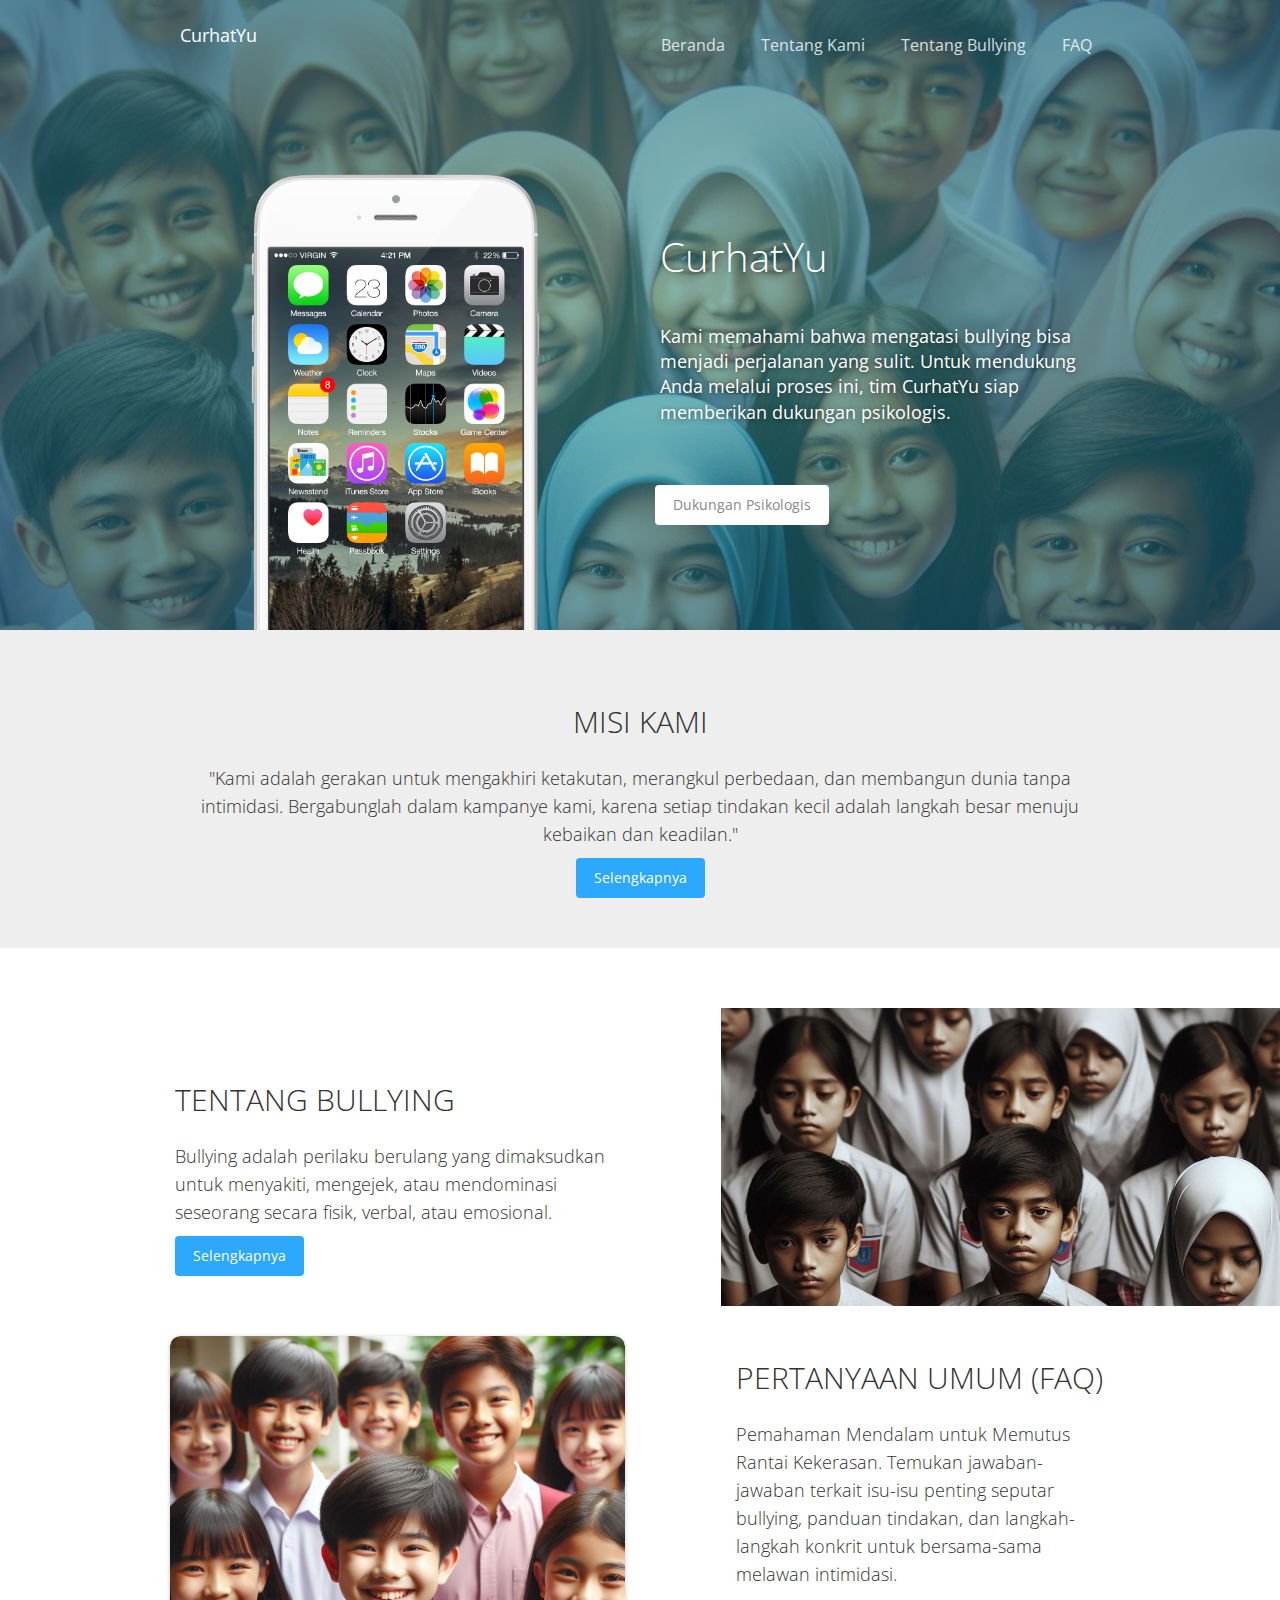
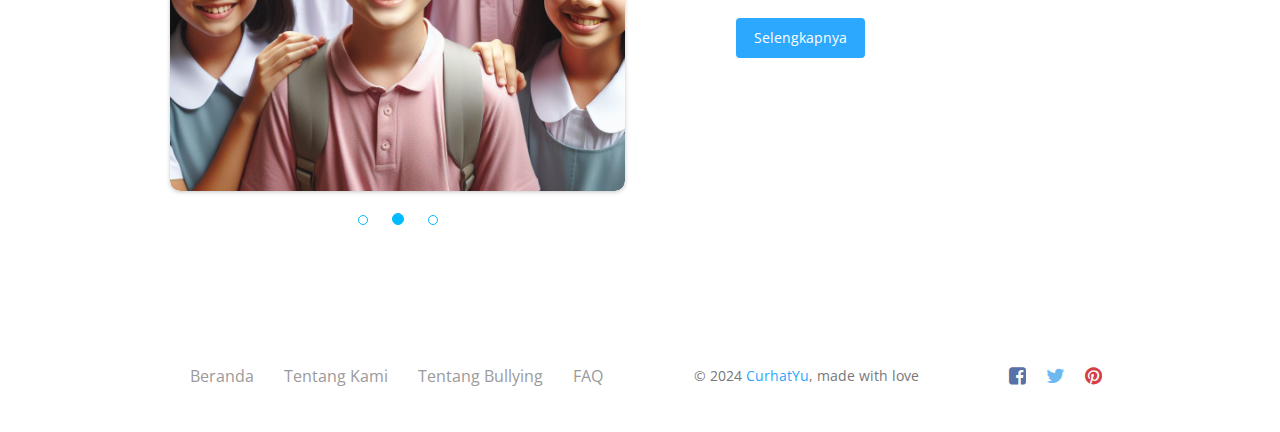
<file: index.html>
<!doctype html>
<html lang="en">
    <head>
        <meta charset="utf-8" />
        <link rel="icon" type="image/png" href="assets/img/favicon.ico">
        <meta http-equiv="X-UA-Compatible" content="IE=edge,chrome=1" />
        <title>CurhatYu</title>

        <meta content='width=device-width, initial-scale=1.0, maximum-scale=1.0, user-scalable=0' name='viewport' />
        <meta name="viewport" content="width=device-width" />

        <link href="assets/css/bootstrap.css" rel="stylesheet" />
        <link href="assets/css/landing-page.css" rel="stylesheet"/>

        <!--     Fonts and icons     -->
        <link href="http://maxcdn.bootstrapcdn.com/font-awesome/4.2.0/css/font-awesome.min.css" rel="stylesheet">
        <link href='http://fonts.googleapis.com/css?family=Open+Sans:300italic,400,300' rel='stylesheet' type='text/css'>
        <link href="assets/css/pe-icon-7-stroke.css" rel="stylesheet" />
    </head>
    <body class="landing-page landing-page1">
        <nav class="navbar navbar-transparent navbar-top" role="navigation">
            <div class="container">
                <!-- Brand and toggle get grouped for better mobile display -->
                <div class="navbar-header">
                    <button id="menu-toggle" type="button" class="navbar-toggle" data-toggle="collapse" data-target="#example">
                    <span class="sr-only">Toggle navigation</span>
                    <span class="icon-bar bar1"></span>
                    <span class="icon-bar bar2"></span>
                    <span class="icon-bar bar3"></span>
                    </button>
                    <a href="index.html">
                        <div class="logo-container">
                            <div class="brand">
                                CurhatYu
                            </div>
                        </div>
                    </a>
                </div>
                <!-- Collect the nav links, forms, and other content for toggling -->
                <div class="collapse navbar-collapse" id="example" >
                    <ul class="nav navbar-nav navbar-right">
                        <li>
                            <a href="index.html">
                            Beranda
                            </a>
                        </li>
                        <li>
                            <a href="tentangKami.html">
                            Tentang Kami
                            </a>
                        </li>
                        <li>
                            <a href="tentangBullying.html">
                            Tentang Bullying
                            </a>
                        </li>
                        <li>
                            <a href="faq.html">
                            FAQ
                            </a>
                        </li>
                    </ul>
                </div>
                <!-- /.navbar-collapse -->
            </div>
        </nav>
        <div class="wrapper">
            <div class="parallax filter-gradient blue" data-color="blue">
                <div class="parallax-background">
                    <img class="parallax-background-image" src="assets/img/showcase/tKami1.jpg">
                </div>
                <div class= "container">
                    <div class="row">
                        <div class="col-md-5 hidden-xs">
                            <div class="parallax-image">
                                <img class="phone" src="assets/img/template/iphone3.png" style="margin-top: 20px"/>
                            </div>
                        </div>
                        <div class="col-md-6 col-md-offset-1">
                            <div class="description">
                                <h2>CurhatYu</h2>
                                <br>
                                <h5>Kami memahami bahwa mengatasi bullying bisa menjadi perjalanan yang sulit. Untuk mendukung Anda melalui proses ini, tim CurhatYu siap memberikan dukungan psikologis.
                                </h5>
                            </div>
                            <div class="buttons">
                                <a href="tentangKami.html" id="Demo3" class="btn btn-fill btn-neutral" data-button="info">Dukungan Psikologis</a>
                            </div>
                        </div>
                    </div>
                </div>
            </div>
            <!-- Visi Misi Kami -->
            <div class="section section-gray section-clients">
                <div class="container text-center">
                    <h4 class="header-text">Misi Kami</h4>
                    <p>
                        "Kami adalah gerakan untuk mengakhiri ketakutan, merangkul perbedaan, dan membangun dunia tanpa intimidasi. Bergabunglah dalam kampanye kami, karena setiap tindakan kecil adalah langkah besar menuju kebaikan dan keadilan."<br>
                    </p>
                    <a href="tentangKami.html" id="Demo3" class="btn btn-fill btn-info" data-button="info">Selengkapnya</a>
                </div>
            </div>
            <!-- Visi Misi Kami -->
            <!-- Tentang Bullying -->
            <div class="section section-presentation">
                <div class="container">
                    <div class="row">
                        <div class="col-md-6">
                            <div class="description">
                                <h4 class="header-text">Tentang Bullying</h4>
                                <p>Bullying adalah perilaku berulang yang dimaksudkan untuk menyakiti, mengejek, atau mendominasi seseorang secara fisik, verbal, atau emosional.</p>
                                <a href="tentangBullying.html" id="Demo3" class="btn btn-fill btn-info" data-button="info">Selengkapnya</a>
                            </div>
                        </div>
                        <div class="col-md-5 col-md-offset-1 hidden-xs">
                            <img src="assets/img/showcase/tKami2.jpg"/>
                        </div>
                    </div>
                </div>
            </div>
            <!-- Tentang Bullying -->
            <!-- FAQ -->
            <div class="section section-demo">
                <div class="container">
                    <div class="row">
                        <div class="col-md-6 hidden-xs">
                            <div id="description-carousel" class="carousel fade" data-ride="carousel">
                                <div class="carousel-inner">
                                    <div class="item">
                                        <img src="assets/img/showcase/tBully1.jpg" alt="">
                                    </div>
                                    <div class="item active">
                                        <img src="assets/img/showcase/tBully2.jpg" alt="">
                                    </div>
                                    <div class="item">
                                        <img src="assets/img/showcase/tBully3.jpg" alt="">
                                    </div>
                                </div>
                                <ol class="carousel-indicators carousel-indicators-blue">
                                    <li data-target="#description-carousel" data-slide-to="0" class=""></li>
                                    <li data-target="#description-carousel" data-slide-to="1" class="active"></li>
                                    <li data-target="#description-carousel" data-slide-to="2" class=""></li>
                                </ol>
                            </div>
                        </div>
                        <div class="col-md-5 col-md-offset-1">
                            <h4 class="header-text">Pertanyaan Umum (FAQ)</h4>
                            <p>Pemahaman Mendalam untuk Memutus Rantai Kekerasan. Temukan jawaban-jawaban terkait isu-isu penting seputar bullying, panduan tindakan, dan langkah-langkah konkrit untuk bersama-sama melawan intimidasi.</p>
                            <a href="faq.html" id="Demo3" class="btn btn-fill btn-info" data-button="info">Selengkapnya</a>
                        </div>
                    </div>
                </div>
            </div>
            <!-- FAQ -->
            <footer class="footer">
                <div class="container">
                    <nav class="pull-left">
                        <ul>
                            <li>
                                <a href="index.html">
                                Beranda
                                </a>
                            </li>
                            <li>
                                <a href="tentangKami.html">
                                Tentang Kami
                                </a>
                            </li>
                            <li>
                                <a href="tentangBullying.html">
                                Tentang Bullying
                                </a>
                            </li>
                            <li>
                                <a href="faq.html">
                                FAQ
                                </a>
                            </li>
                        </ul>
                    </nav>
                    <div class="social-area pull-right">
                        <a class="btn btn-social btn-facebook btn-simple">
                        <i class="fa fa-facebook-square"></i>
                        </a>
                        <a class="btn btn-social btn-twitter btn-simple">
                        <i class="fa fa-twitter"></i>
                        </a>
                        <a class="btn btn-social btn-pinterest btn-simple">
                        <i class="fa fa-pinterest"></i>
                        </a>
                    </div>
                    <div class="copyright">
                        &copy; 2024 <a href="#">CurhatYu</a>, made with love
                    </div>
                </div>
            </footer>
        </div>

    </body>
    <script src="assets/js/jquery-1.10.2.js" type="text/javascript"></script>
    <script src="assets/js/jquery-ui-1.10.4.custom.min.js" type="text/javascript"></script>
    <script src="assets/js/bootstrap.js" type="text/javascript"></script>
    <script src="assets/js/awesome-landing-page.js" type="text/javascript"></script>
</html>
</file>
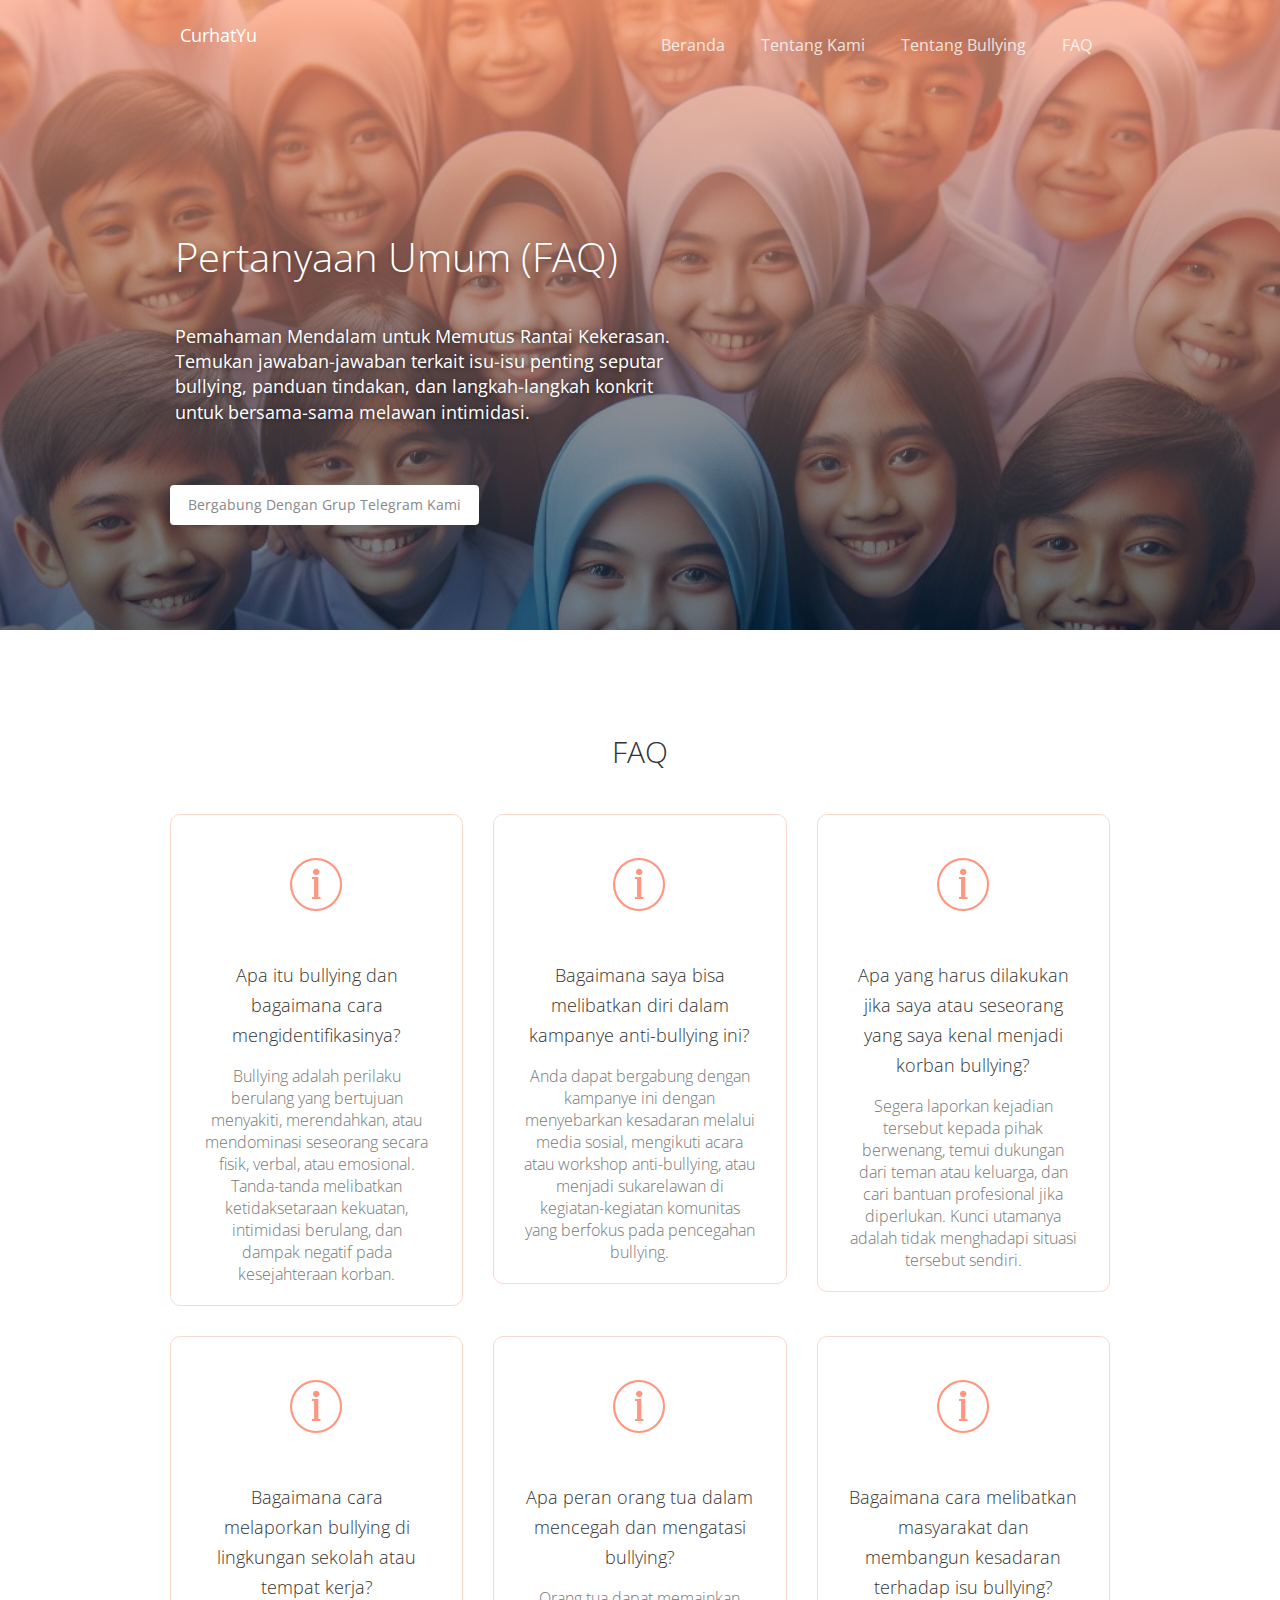
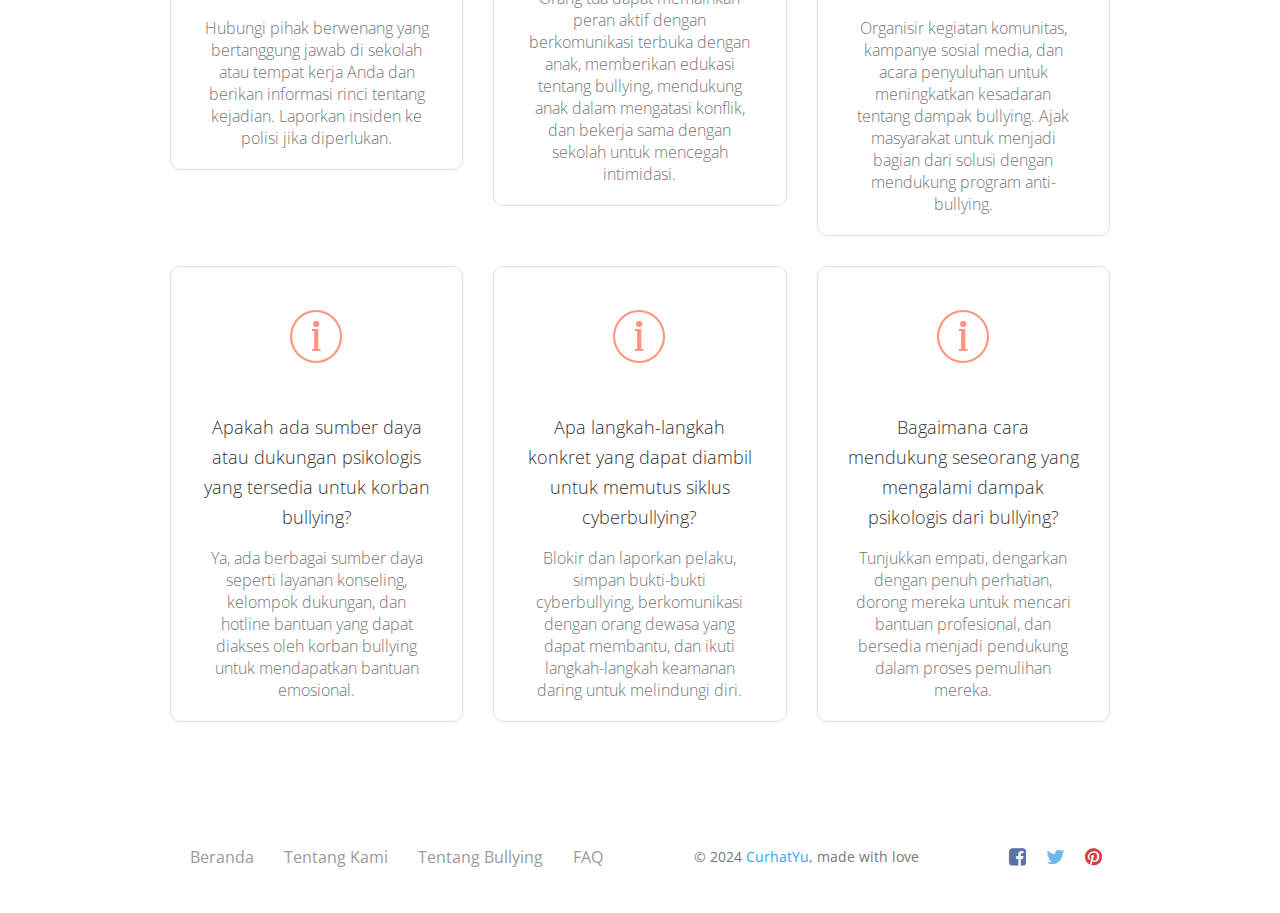
<file: faq.html>
<!doctype html>
<html lang="en">
    <head>
        <meta charset="utf-8" />
        <link rel="icon" type="image/png" href="assets/img/favicon.ico">
        <meta http-equiv="X-UA-Compatible" content="IE=edge,chrome=1" />
        <title>CurhatYu - FAQ</title>

        <meta content='width=device-width, initial-scale=1.0, maximum-scale=1.0, user-scalable=0' name='viewport' />
        <meta name="viewport" content="width=device-width" />

        <link href="assets/css/bootstrap.css" rel="stylesheet" />
        <link href="assets/css/landing-page.css" rel="stylesheet"/>

        <!--     Fonts and icons     -->
        <link href="http://maxcdn.bootstrapcdn.com/font-awesome/4.2.0/css/font-awesome.min.css" rel="stylesheet">
        <link href='http://fonts.googleapis.com/css?family=Open+Sans:300italic,400,300' rel='stylesheet' type='text/css'>
        <link href="assets/css/pe-icon-7-stroke.css" rel="stylesheet" />
    </head>
    <body class="landing-page landing-page1">
        <nav class="navbar navbar-transparent navbar-top" role="navigation">
            <div class="container">
                <!-- Brand and toggle get grouped for better mobile display -->
                <div class="navbar-header">
                    <button id="menu-toggle" type="button" class="navbar-toggle" data-toggle="collapse" data-target="#example">
                    <span class="sr-only">Toggle navigation</span>
                    <span class="icon-bar bar1"></span>
                    <span class="icon-bar bar2"></span>
                    <span class="icon-bar bar3"></span>
                    </button>
                    <a href="index.html">
                        <div class="logo-container">
                            <div class="brand">
                                CurhatYu
                            </div>
                        </div>
                    </a>
                </div>
                <!-- Collect the nav links, forms, and other content for toggling -->
                <div class="collapse navbar-collapse" id="example" >
                    <ul class="nav navbar-nav navbar-right">
                        <li>
                            <a href="index.html">
                            Beranda
                            </a>
                        </li>
                        <li>
                            <a href="tentangKami.html">
                            Tentang Kami
                            </a>
                        </li>
                        <li>
                            <a href="tentangBullying.html">
                            Tentang Bullying
                            </a>
                        </li>
                        <li>
                            <a href="faq.html">
                            FAQ
                            </a>
                        </li>
                    </ul>
                </div>
                <!-- /.navbar-collapse -->
            </div>
        </nav>
        <div class="wrapper">
            <div class="parallax filter-gradient orange" data-color="orange">
                <div class="parallax-background">
                    <img class="parallax-background-image" src="assets/img/showcase/tKami1.jpg">
                </div>
                <div class= "container">
                    <div class="row">
                        <div class="col-md-7">
                            <div class="description">
                                <h2>Pertanyaan Umum (FAQ)</h2>
                                <br>
                                <h5>Pemahaman Mendalam untuk Memutus Rantai Kekerasan. Temukan jawaban-jawaban terkait isu-isu penting seputar bullying, panduan tindakan, dan langkah-langkah konkrit untuk bersama-sama melawan intimidasi.</h5>
                            </div>
                            <div class="buttons">
                                <a href="#" id="Demo3" class="btn btn-fill btn-neutral" data-button="info">Bergabung Dengan Grup Telegram Kami</a>
                            </div>
                        </div>
                        <div class="col-md-5  hidden-xs">
                            <div class="parallax-image">
                            </div>
                        </div>
                    </div>
                </div>
            </div>
            <div class="section section-features">
                <div class="container">
                    <h4 class="header-text text-center">FAQ</h4>
                    <div class="row">
                        <!-- 1 -->
                        <div class="col-md-4">
                            <div class="card card-orange">
                                <div class="icon">
                                    <i class="pe-7s-info"></i>
                                </div>
                                <div class="text">
                                    <h4>Apa itu bullying dan bagaimana cara mengidentifikasinya?</h4>
                                    <p>Bullying adalah perilaku berulang yang bertujuan menyakiti, merendahkan, atau mendominasi seseorang secara fisik, verbal, atau emosional. Tanda-tanda melibatkan ketidaksetaraan kekuatan, intimidasi berulang, dan dampak negatif pada kesejahteraan korban.</p>
                                </div>
                            </div>
                        </div>
                        <!-- 2 -->
                        <div class="col-md-4">
                            <div class="card card-orange">
                                <div class="icon">
                                    <i class="pe-7s-info"></i>
                                </div>
                                <h4>Bagaimana saya bisa melibatkan diri dalam kampanye anti-bullying ini?</h4>
                                <p>Anda dapat bergabung dengan kampanye ini dengan menyebarkan kesadaran melalui media sosial, mengikuti acara atau workshop anti-bullying, atau menjadi sukarelawan di kegiatan-kegiatan komunitas yang berfokus pada pencegahan bullying.</p>
                            </div>
                        </div>
                        <!-- 3 -->
                        <div class="col-md-4">
                            <div class="card card-orange">
                                <div class="icon">
                                    <i class="pe-7s-info"></i>
                                </div>
                                <h4>Apa yang harus dilakukan jika saya atau seseorang yang saya kenal menjadi korban bullying?</h4>
                                <p>Segera laporkan kejadian tersebut kepada pihak berwenang, temui dukungan dari teman atau keluarga, dan cari bantuan profesional jika diperlukan. Kunci utamanya adalah tidak menghadapi situasi tersebut sendiri.</p>
                            </div>
                        </div>
                    </div>
                    <div class="row">
                        <!-- 4 -->
                        <div class="col-md-4">
                            <div class="card card-orange">
                                <div class="icon">
                                    <i class="pe-7s-info"></i>
                                </div>
                                <div class="text">
                                    <h4>Bagaimana cara melaporkan bullying di lingkungan sekolah atau tempat kerja?</h4>
                                    <p>Hubungi pihak berwenang yang bertanggung jawab di sekolah atau tempat kerja Anda dan berikan informasi rinci tentang kejadian. Laporkan insiden ke polisi jika diperlukan.</p>
                                </div>
                            </div>
                        </div>
                        <!-- 5 -->
                        <div class="col-md-4">
                            <div class="card card-orange">
                                <div class="icon">
                                    <i class="pe-7s-info"></i>
                                </div>
                                <h4>Apa peran orang tua dalam mencegah dan mengatasi bullying?</h4>
                                <p>Orang tua dapat memainkan peran aktif dengan berkomunikasi terbuka dengan anak, memberikan edukasi tentang bullying, mendukung anak dalam mengatasi konflik, dan bekerja sama dengan sekolah untuk mencegah intimidasi.</p>
                            </div>
                        </div>
                        <!-- 6 -->
                        <div class="col-md-4">
                            <div class="card card-orange">
                                <div class="icon">
                                    <i class="pe-7s-info"></i>
                                </div>
                                <h4>Bagaimana cara melibatkan masyarakat dan membangun kesadaran terhadap isu bullying?</h4>
                                <p>Organisir kegiatan komunitas, kampanye sosial media, dan acara penyuluhan untuk meningkatkan kesadaran tentang dampak bullying. Ajak masyarakat untuk menjadi bagian dari solusi dengan mendukung program anti-bullying.</p>
                            </div>
                        </div>
                    </div>
                    <div class="row">
                        <!-- 7 -->
                        <div class="col-md-4">
                            <div class="card card-orange">
                                <div class="icon">
                                    <i class="pe-7s-info"></i>
                                </div>
                                <h4>Apakah ada sumber daya atau dukungan psikologis yang tersedia untuk korban bullying?</h4>
                                <p>Ya, ada berbagai sumber daya seperti layanan konseling, kelompok dukungan, dan hotline bantuan yang dapat diakses oleh korban bullying untuk mendapatkan bantuan emosional.</p>
                            </div>
                        </div>
                        <!-- 8 -->
                        <div class="col-md-4">
                            <div class="card card-orange">
                                <div class="icon">
                                    <i class="pe-7s-info"></i>
                                </div>
                                <h4>Apa langkah-langkah konkret yang dapat diambil untuk memutus siklus cyberbullying?</h4>
                                <p>Blokir dan laporkan pelaku, simpan bukti-bukti cyberbullying, berkomunikasi dengan orang dewasa yang dapat membantu, dan ikuti langkah-langkah keamanan daring untuk melindungi diri.</p>
                            </div>
                        </div>
                        <!-- 9 -->
                        <div class="col-md-4">
                            <div class="card card-orange">
                                <div class="icon">
                                    <i class="pe-7s-info"></i>
                                </div>
                                <h4>Bagaimana cara mendukung seseorang yang mengalami dampak psikologis dari bullying?</h4>
                                <p>Tunjukkan empati, dengarkan dengan penuh perhatian, dorong mereka untuk mencari bantuan profesional, dan bersedia menjadi pendukung dalam proses pemulihan mereka.</p>
                            </div>
                        </div>
                    </div>
                </div>
            </div>
            <footer class="footer">
                <div class="container">
                    <nav class="pull-left">
                        <ul>
                            <li>
                                <a href="index.html">
                                Beranda
                                </a>
                            </li>
                            <li>
                                <a href="tentangKami.html">
                                Tentang Kami
                                </a>
                            </li>
                            <li>
                                <a href="tentangBullying.html">
                                Tentang Bullying
                                </a>
                            </li>
                            <li>
                                <a href="faq.html">
                                FAQ
                                </a>
                            </li>
                        </ul>
                    </nav>
                    <div class="social-area pull-right">
                        <a class="btn btn-social btn-facebook btn-simple">
                        <i class="fa fa-facebook-square"></i>
                        </a>
                        <a class="btn btn-social btn-twitter btn-simple">
                        <i class="fa fa-twitter"></i>
                        </a>
                        <a class="btn btn-social btn-pinterest btn-simple">
                        <i class="fa fa-pinterest"></i>
                        </a>
                    </div>
                    <div class="copyright">
                        &copy; 2024 <a href="#">CurhatYu</a>, made with love
                    </div>
                </div>
            </footer>
        </div>

    </div>
    </body>
    <script src="assets/js/jquery-1.10.2.js" type="text/javascript"></script>
    <script src="assets/js/jquery-ui-1.10.4.custom.min.js" type="text/javascript"></script>
    <script src="assets/js/bootstrap.js" type="text/javascript"></script>
    <script src="assets/js/awesome-landing-page.js" type="text/javascript"></script>
</html>
</file>
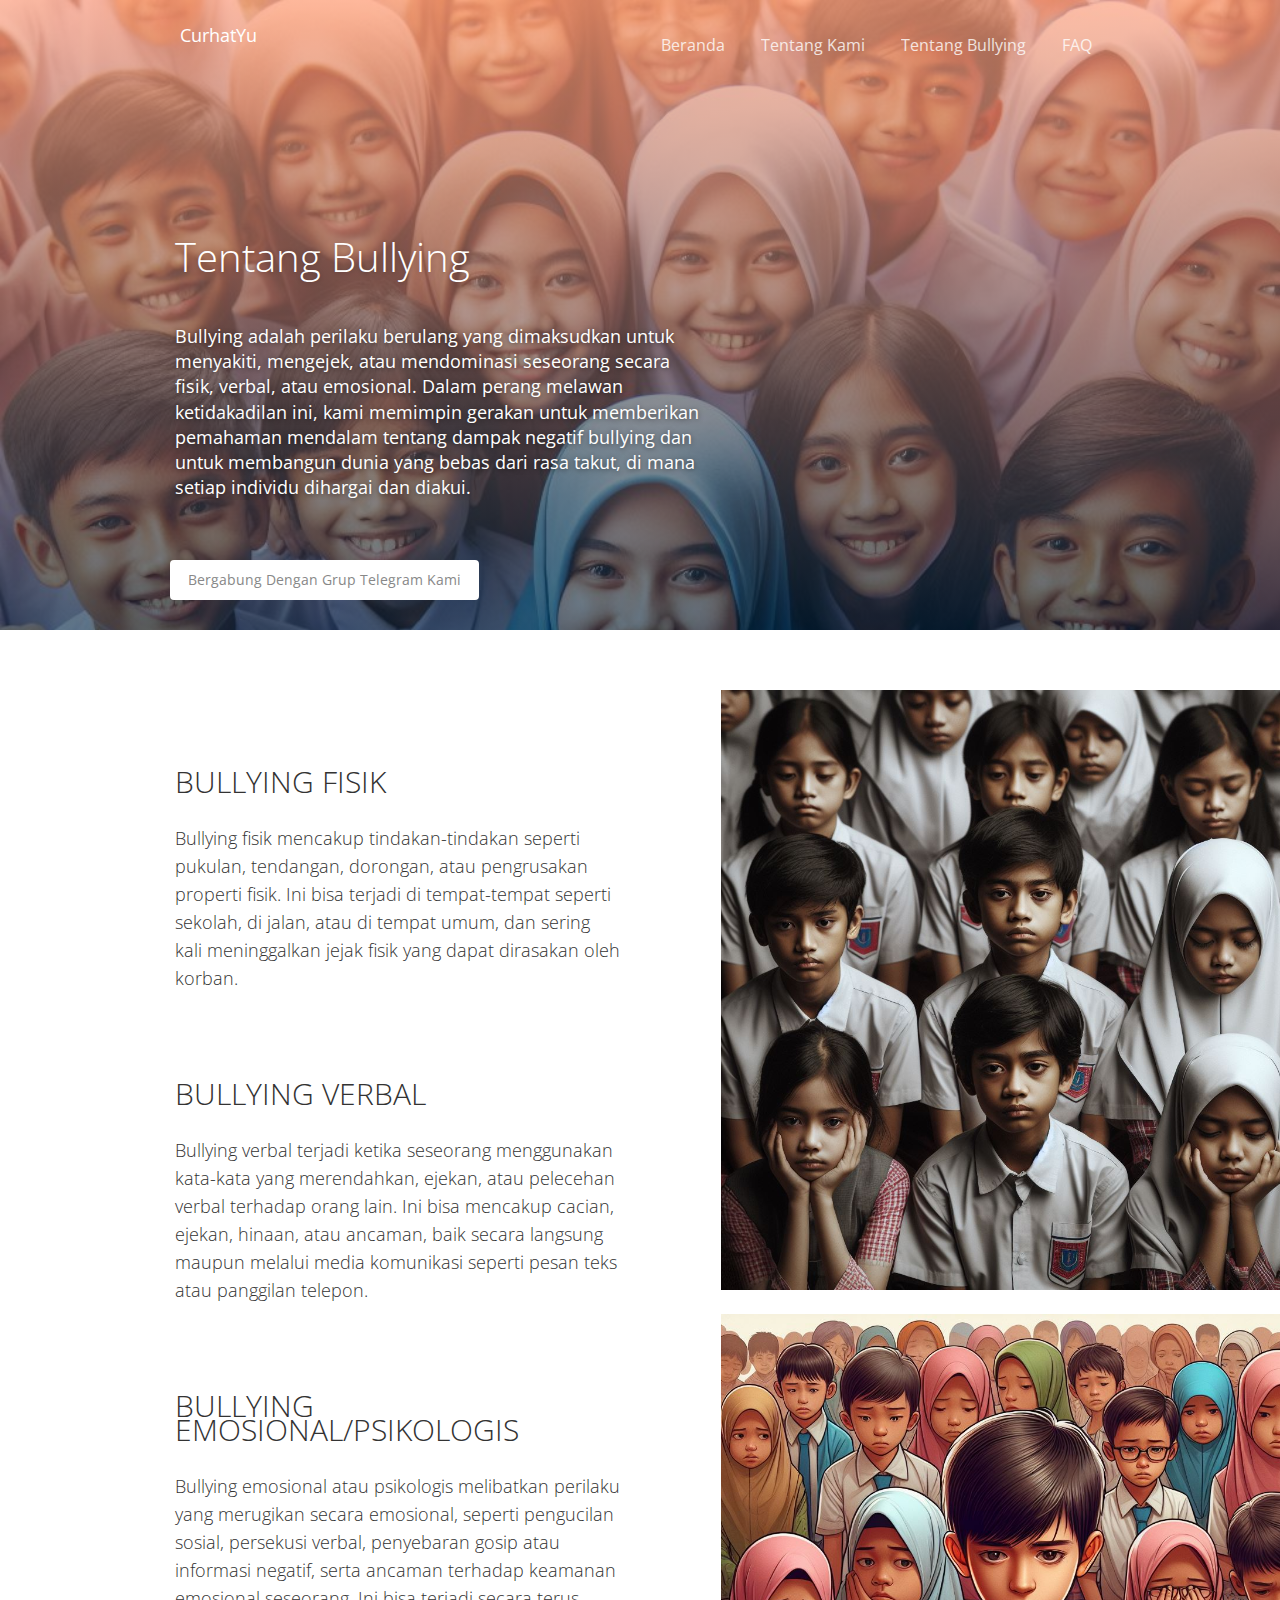
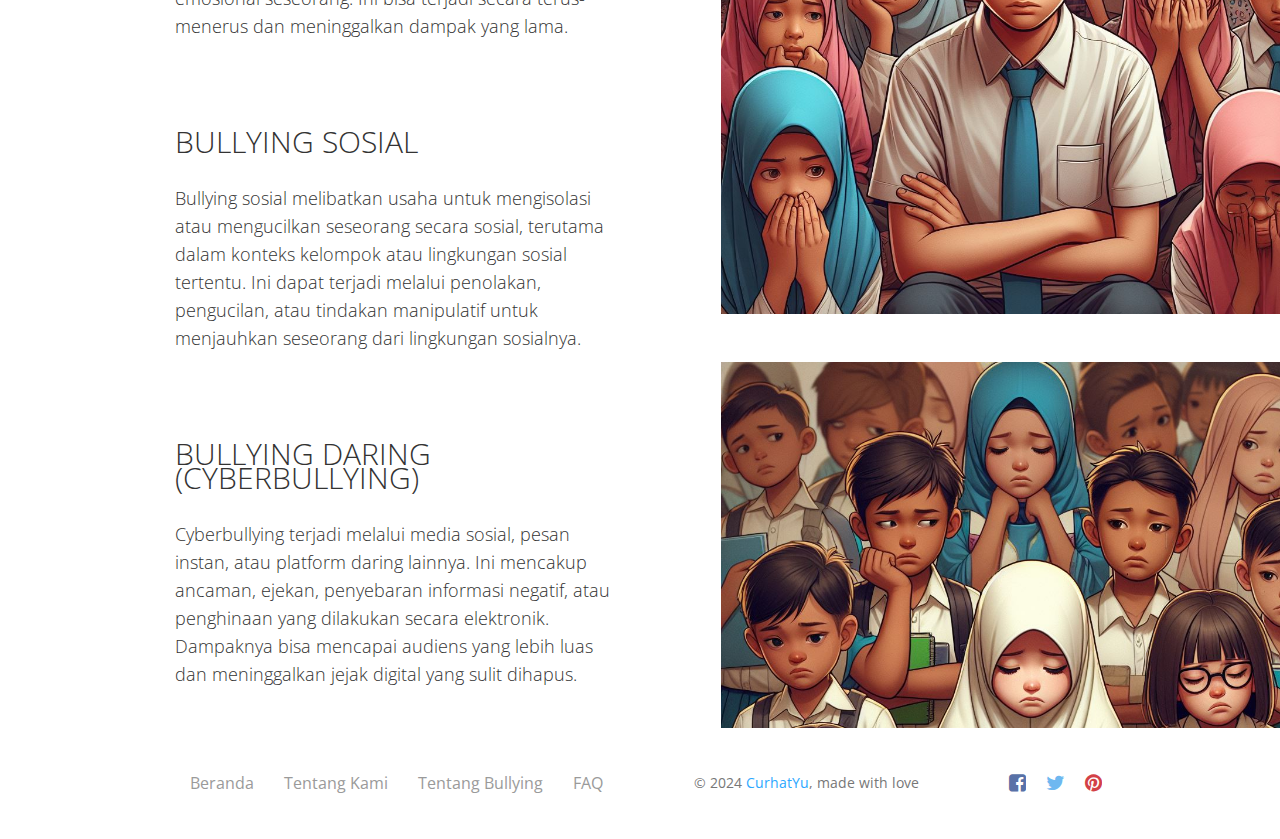
<file: tentangBullying.html>
<!doctype html>
<html lang="en">
    <head>
        <meta charset="utf-8" />
        <link rel="icon" type="image/png" href="assets/img/favicon.ico">
        <meta http-equiv="X-UA-Compatible" content="IE=edge,chrome=1" />
        <title>CurhatYu - Tentang Bullying</title>

        <meta content='width=device-width, initial-scale=1.0, maximum-scale=1.0, user-scalable=0' name='viewport' />
        <meta name="viewport" content="width=device-width" />

        <link href="assets/css/bootstrap.css" rel="stylesheet" />
        <link href="assets/css/landing-page.css" rel="stylesheet"/>

        <!--     Fonts and icons     -->
        <link href="http://maxcdn.bootstrapcdn.com/font-awesome/4.2.0/css/font-awesome.min.css" rel="stylesheet">
        <link href='http://fonts.googleapis.com/css?family=Open+Sans:300italic,400,300' rel='stylesheet' type='text/css'>
        <link href="assets/css/pe-icon-7-stroke.css" rel="stylesheet" />
    </head>
    <body class="landing-page landing-page1">
        <nav class="navbar navbar-transparent navbar-top" role="navigation">
            <div class="container">
                <!-- Brand and toggle get grouped for better mobile display -->
                <div class="navbar-header">
                    <button id="menu-toggle" type="button" class="navbar-toggle" data-toggle="collapse" data-target="#example">
                    <span class="sr-only">Toggle navigation</span>
                    <span class="icon-bar bar1"></span>
                    <span class="icon-bar bar2"></span>
                    <span class="icon-bar bar3"></span>
                    </button>
                    <a href="index.html">
                        <div class="logo-container">
                            <div class="brand">
                                CurhatYu
                            </div>
                        </div>
                    </a>
                </div>
                <!-- Collect the nav links, forms, and other content for toggling -->
                <div class="collapse navbar-collapse" id="example" >
                    <ul class="nav navbar-nav navbar-right">
                        <li>
                            <a href="index.html">
                            Beranda
                            </a>
                        </li>
                        <li>
                            <a href="tentangKami.html">
                            Tentang Kami
                            </a>
                        </li>
                        <li>
                            <a href="tentangBullying.html">
                            Tentang Bullying
                            </a>
                        </li>
                        <li>
                            <a href="faq.html">
                            FAQ
                            </a>
                        </li>
                    </ul>
                </div>
                <!-- /.navbar-collapse -->
            </div>
        </nav>
        <div class="wrapper">
            <div class="parallax filter-gradient orange" data-color="orange">
                <div class="parallax-background">
                    <img class="parallax-background-image" src="assets/img/showcase/tKami1.jpg">
                </div>
                <div class= "container">
                    <div class="row">
                        <div class="col-md-7">
                            <div class="description">
                                <h2>Tentang Bullying</h2>
                                <br>
                                <h5>Bullying adalah perilaku berulang yang dimaksudkan untuk menyakiti, mengejek, atau mendominasi seseorang secara fisik, verbal, atau emosional. Dalam perang melawan ketidakadilan ini, kami memimpin gerakan untuk memberikan pemahaman mendalam tentang dampak negatif bullying dan untuk membangun dunia yang bebas dari rasa takut, di mana setiap individu dihargai dan diakui.</h5>
                            </div>
                            <div class="buttons">
                                <a href="#" id="Demo3" class="btn btn-fill btn-neutral" data-button="info">Bergabung Dengan Grup Telegram Kami</a>
                            </div>
                        </div>
                        <div class="col-md-5  hidden-xs">
                            <div class="parallax-image">
                            </div>
                        </div>
                    </div>
                </div>
            </div>
            <div class="section section-presentation">
                <div class="container">
                    <div class="row">
                        <div class="col-md-6">
                            <div class="description">
                                <h4 class="header-text">Bullying Fisik</h4>
                                <p>Bullying fisik mencakup tindakan-tindakan seperti pukulan, tendangan, dorongan, atau pengrusakan properti fisik. Ini bisa terjadi di tempat-tempat seperti sekolah, di jalan, atau di tempat umum, dan sering kali meninggalkan jejak fisik yang dapat dirasakan oleh korban.</p>
                            </div>
                            <div class="description">
                                <h4 class="header-text">Bullying Verbal</h4>
                                <p>Bullying verbal terjadi ketika seseorang menggunakan kata-kata yang merendahkan, ejekan, atau pelecehan verbal terhadap orang lain. Ini bisa mencakup cacian, ejekan, hinaan, atau ancaman, baik secara langsung maupun melalui media komunikasi seperti pesan teks atau panggilan telepon.</p>
                            </div>
                        </div>
                        <div class="col-md-5 col-md-offset-1 hidden-xs">
                            <img class="tablet-display-none" src="assets/img/showcase/tKami2.jpg">
                        </div>
                    </div>
                    <div class="row">
                        <div class="col-md-6">
                            <div class="description">
                                <h4 class="header-text">Bullying Emosional/Psikologis</h4>
                                <p>Bullying emosional atau psikologis melibatkan perilaku yang merugikan secara emosional, seperti pengucilan sosial, persekusi verbal, penyebaran gosip atau informasi negatif, serta ancaman terhadap keamanan emosional seseorang. Ini bisa terjadi secara terus-menerus dan meninggalkan dampak yang lama.</p>
                            </div>
                            <div class="description">
                                <h4 class="header-text">Bullying Sosial</h4>
                                <p>Bullying sosial melibatkan usaha untuk mengisolasi atau mengucilkan seseorang secara sosial, terutama dalam konteks kelompok atau lingkungan sosial tertentu. Ini dapat terjadi melalui penolakan, pengucilan, atau tindakan manipulatif untuk menjauhkan seseorang dari lingkungan sosialnya.</p>
                            </div>
                        </div>
                        <div class="col-md-5 col-md-offset-1 hidden-xs">
                            <img class="tablet-display-none" src="assets/img/showcase/tBully5.jpg">
                        </div>
                    </div>
                    <div class="row">
                        <div class="col-md-6">
                            <div class="description">
                                <h4 class="header-text">Bullying Daring (Cyberbullying)</h4>
                                <p>Cyberbullying terjadi melalui media sosial, pesan instan, atau platform daring lainnya. Ini mencakup ancaman, ejekan, penyebaran informasi negatif, atau penghinaan yang dilakukan secara elektronik. Dampaknya bisa mencapai audiens yang lebih luas dan meninggalkan jejak digital yang sulit dihapus.</p>
                            </div>
                        </div>
                        <div class="col-md-5 col-md-offset-1 hidden-xs">
                            <img class="tablet-display-none" src="assets/img/showcase/tBully4.jpg">
                        </div>
                    </div>
                </div>
            </div>
            <footer class="footer">
                <div class="container">
                    <nav class="pull-left">
                        <ul>
                            <li>
                                <a href="index.html">
                                Beranda
                                </a>
                            </li>
                            <li>
                                <a href="tentangKami.html">
                                Tentang Kami
                                </a>
                            </li>
                            <li>
                                <a href="tentangBullying.html">
                                Tentang Bullying
                                </a>
                            </li>
                            <li>
                                <a href="faq.html">
                                FAQ
                                </a>
                            </li>
                        </ul>
                    </nav>
                    <div class="social-area pull-right">
                        <a class="btn btn-social btn-facebook btn-simple">
                        <i class="fa fa-facebook-square"></i>
                        </a>
                        <a class="btn btn-social btn-twitter btn-simple">
                        <i class="fa fa-twitter"></i>
                        </a>
                        <a class="btn btn-social btn-pinterest btn-simple">
                        <i class="fa fa-pinterest"></i>
                        </a>
                    </div>
                    <div class="copyright">
                        &copy; 2024 <a href="#">CurhatYu</a>, made with love
                    </div>
                </div>
            </footer>
        </div>

    </div>
    </body>
    <script src="assets/js/jquery-1.10.2.js" type="text/javascript"></script>
    <script src="assets/js/jquery-ui-1.10.4.custom.min.js" type="text/javascript"></script>
    <script src="assets/js/bootstrap.js" type="text/javascript"></script>
    <script src="assets/js/awesome-landing-page.js" type="text/javascript"></script>
</html>
</file>
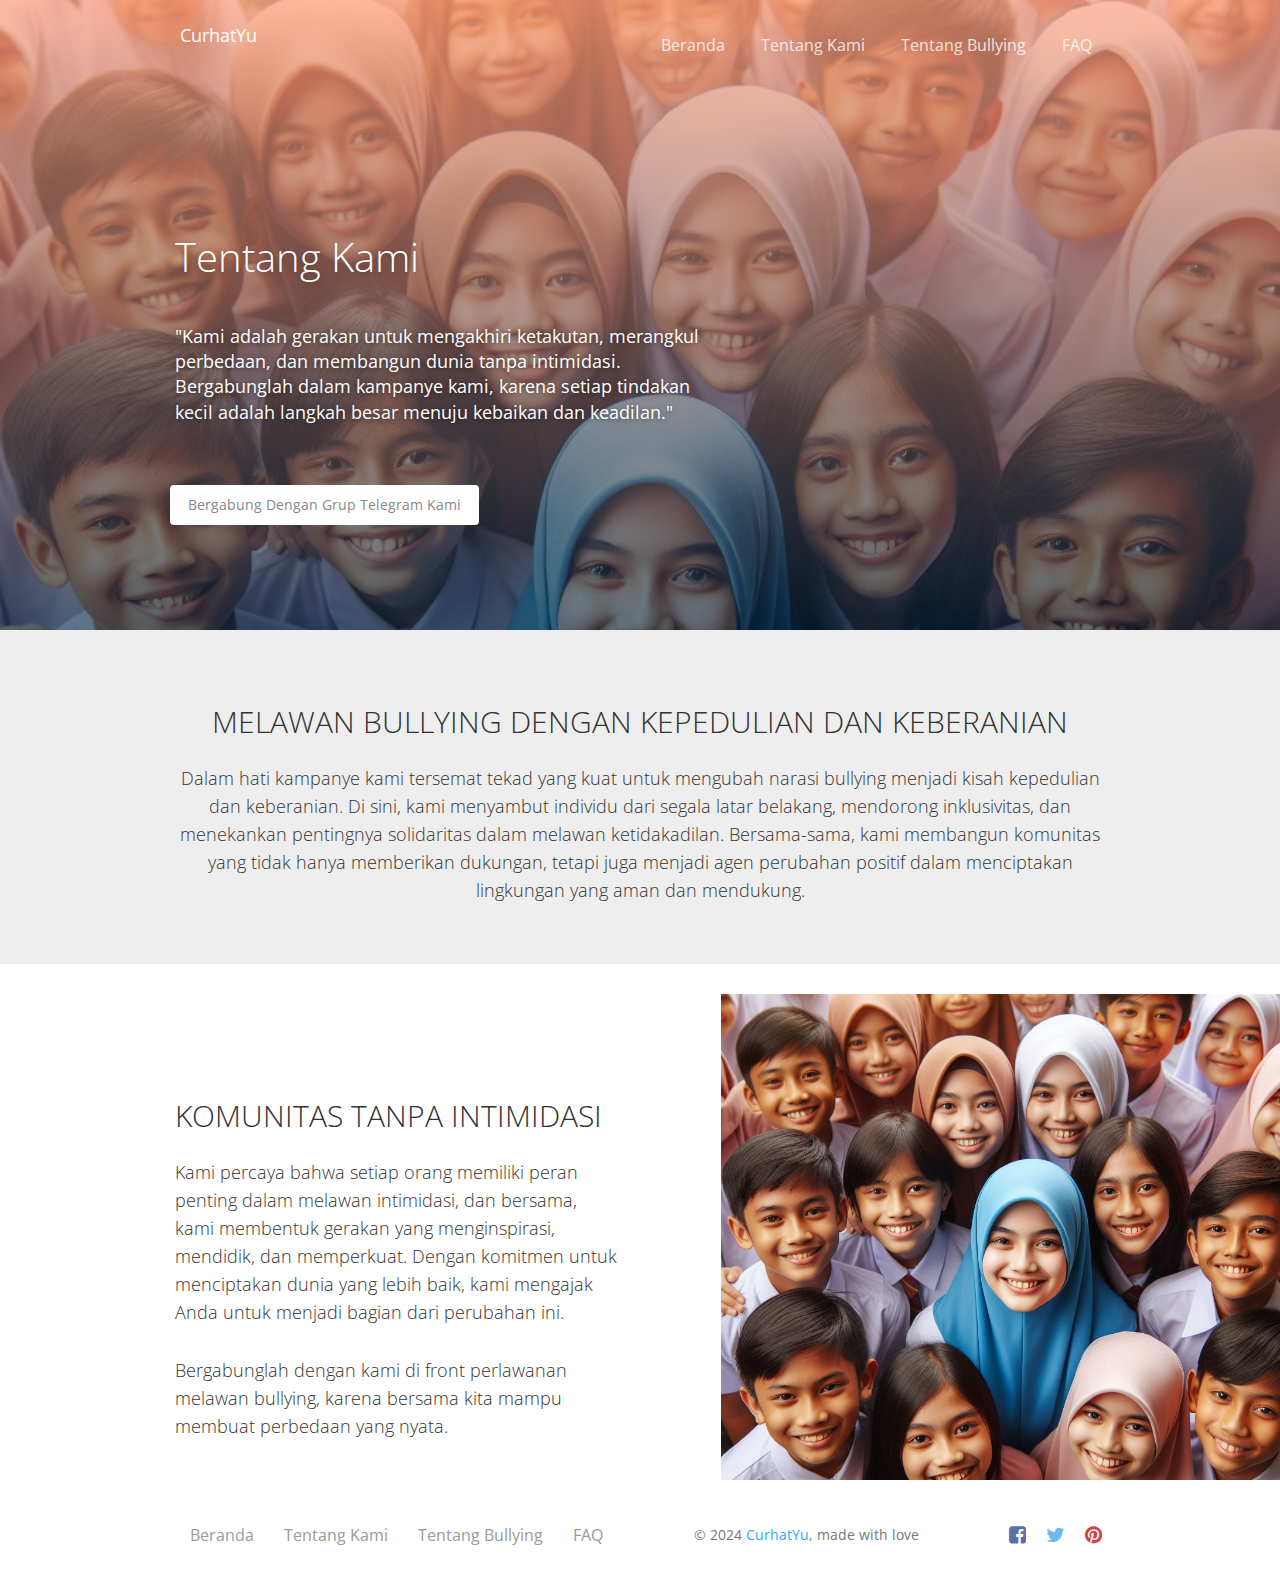
<file: tentangKami.html>
<!doctype html>
<html lang="en">
    <head>
        <meta charset="utf-8" />
        <link rel="icon" type="image/png" href="assets/img/favicon.ico">
        <meta http-equiv="X-UA-Compatible" content="IE=edge,chrome=1" />
        <title>CurhatYu - Tentang Kami</title>

        <meta content='width=device-width, initial-scale=1.0, maximum-scale=1.0, user-scalable=0' name='viewport' />
        <meta name="viewport" content="width=device-width" />

        <link href="assets/css/bootstrap.css" rel="stylesheet" />
        <link href="assets/css/landing-page.css" rel="stylesheet"/>

        <!--     Fonts and icons     -->
        <link href="http://maxcdn.bootstrapcdn.com/font-awesome/4.2.0/css/font-awesome.min.css" rel="stylesheet">
        <link href='http://fonts.googleapis.com/css?family=Open+Sans:300italic,400,300' rel='stylesheet' type='text/css'>
        <link href="assets/css/pe-icon-7-stroke.css" rel="stylesheet" />
    </head>
    <body class="landing-page landing-page1">
        <nav class="navbar navbar-transparent navbar-top" role="navigation">
            <div class="container">
                <!-- Brand and toggle get grouped for better mobile display -->
                <div class="navbar-header">
                    <button id="menu-toggle" type="button" class="navbar-toggle" data-toggle="collapse" data-target="#example">
                    <span class="sr-only">Toggle navigation</span>
                    <span class="icon-bar bar1"></span>
                    <span class="icon-bar bar2"></span>
                    <span class="icon-bar bar3"></span>
                    </button>
                    <a href="index.html">
                        <div class="logo-container">
                            <div class="brand">
                                CurhatYu
                            </div>
                        </div>
                    </a>
                </div>
                <!-- Collect the nav links, forms, and other content for toggling -->
                <div class="collapse navbar-collapse" id="example" >
                    <ul class="nav navbar-nav navbar-right">
                        <li>
                            <a href="index.html">
                            Beranda
                            </a>
                        </li>
                        <li>
                            <a href="tentangKami.html">
                            Tentang Kami
                            </a>
                        </li>
                        <li>
                            <a href="tentangBullying.html">
                            Tentang Bullying
                            </a>
                        </li>
                        <li>
                            <a href="faq.html">
                            FAQ
                            </a>
                        </li>
                    </ul>
                </div>
                <!-- /.navbar-collapse -->
            </div>
        </nav>
        <div class="wrapper">
            <div class="parallax filter-gradient orange" data-color="orange">
                <div class="parallax-background">
                    <img class="parallax-background-image" src="assets/img/showcase/tKami1.jpg">
                </div>
                <div class= "container">
                    <div class="row">
                        <div class="col-md-7">
                            <div class="description">
                                <h2>Tentang Kami</h2>
                                <br>
                                <h5>"Kami adalah gerakan untuk mengakhiri ketakutan, merangkul perbedaan, dan membangun dunia tanpa intimidasi. Bergabunglah dalam kampanye kami, karena setiap tindakan kecil adalah langkah besar menuju kebaikan dan keadilan."</h5>
                            </div>
                            <div class="buttons">
                                <a href="#" id="Demo3" class="btn btn-fill btn-neutral" data-button="info">Bergabung Dengan Grup Telegram Kami</a>
                            </div>
                        </div>
                        <div class="col-md-5  hidden-xs">
                            <div class="parallax-image">
                            </div>
                        </div>
                    </div>
                </div>
            </div>
            <div class="section section-gray section-clients">
                <div class="container text-center">
                    <h4 class="header-text">Melawan Bullying dengan Kepedulian dan Keberanian</h4>
                    <p>Dalam hati kampanye kami tersemat tekad yang kuat untuk mengubah narasi bullying menjadi kisah kepedulian dan keberanian. Di sini, kami menyambut individu dari segala latar belakang, mendorong inklusivitas, dan menekankan pentingnya solidaritas dalam melawan ketidakadilan. Bersama-sama, kami membangun komunitas yang tidak hanya memberikan dukungan, tetapi juga menjadi agen perubahan positif dalam menciptakan lingkungan yang aman dan mendukung.<br></p>
                </div>
            </div>
            <div class="section section-presentation">
                <div class="container">
                    <div class="row">
                        <div class="col-md-6">
                            <div class="description">
                                <h4 class="header-text">Komunitas Tanpa Intimidasi</h4>
                                <p>Kami percaya bahwa setiap orang memiliki peran penting dalam melawan intimidasi, dan bersama, kami membentuk gerakan yang menginspirasi, mendidik, dan memperkuat. Dengan komitmen untuk menciptakan dunia yang lebih baik, kami mengajak Anda untuk menjadi bagian dari perubahan ini.</p>
                                <p>Bergabunglah dengan kami di front perlawanan melawan bullying, karena bersama kita mampu membuat perbedaan yang nyata.</p>
                            </div>
                        </div>
                        <div class="col-md-5 col-md-offset-1 hidden-xs">
                            <img src="assets/img/showcase/tKami1.jpg" style="top:-50px">
                        </div>
                    </div>
                </div>
            </div>
            <footer class="footer">
                <div class="container">
                    <nav class="pull-left">
                        <ul>
                            <li>
                                <a href="index.html">
                                Beranda
                                </a>
                            </li>
                            <li>
                                <a href="tentangKami.html">
                                Tentang Kami
                                </a>
                            </li>
                            <li>
                                <a href="tentangBullying.html">
                                Tentang Bullying
                                </a>
                            </li>
                            <li>
                                <a href="faq.html">
                                FAQ
                                </a>
                            </li>
                        </ul>
                    </nav>
                    <div class="social-area pull-right">
                        <a class="btn btn-social btn-facebook btn-simple">
                        <i class="fa fa-facebook-square"></i>
                        </a>
                        <a class="btn btn-social btn-twitter btn-simple">
                        <i class="fa fa-twitter"></i>
                        </a>
                        <a class="btn btn-social btn-pinterest btn-simple">
                        <i class="fa fa-pinterest"></i>
                        </a>
                    </div>
                    <div class="copyright">
                        &copy; 2024 <a href="#">CurhatYu</a>, made with love
                    </div>
                </div>
            </footer>
        </div>

    </div>
    </body>
    <script src="assets/js/jquery-1.10.2.js" type="text/javascript"></script>
    <script src="assets/js/jquery-ui-1.10.4.custom.min.js" type="text/javascript"></script>
    <script src="assets/js/bootstrap.js" type="text/javascript"></script>
    <script src="assets/js/awesome-landing-page.js" type="text/javascript"></script>
</html>
</file>
<file: assets/css/landing-page.css>
/*!

 =========================================================
 * Awesome Landing Page - v1.2.2
 =========================================================
 
 * Product Page: https://www.creative-tim.com/product/awesome-landing-page
 * Copyright 2017 Creative Tim (http://www.creative-tim.com)
 * Licensed under MIT (https://github.com/creativetimofficial/awesome-landing-page/blob/master/LICENSE.md)
 
 =========================================================
 
 * The above copyright notice and this permission notice shall be included in all copies or substantial portions of the Software.
 */

/*           Font Smoothing      */
h1, .h1, h2, .h2, h3, .h3, h4, .h4, h5, .h5, h6, .h6, p, .navbar, .brand, .btn-simple, a, .td-name, td {
  -moz-osx-font-smoothing: grayscale;
  -webkit-font-smoothing: antialiased;
  font-family: "Helvetica Neue","Open Sans",Arial,sans-serif;
}

h1, .h1, h2, .h2, h3, .h3, h4, .h4 {
  font-weight: 400;
  margin: 30px 0 15px;
}

h1, .h1 {
  font-size: 52px;
}

h2, .h2 {
  font-size: 36px;
}

h3, .h3 {
  font-size: 28px;
  margin: 20px 0 10px;
}

h4, .h4 {
  font-size: 22px;
  line-height: 30px;
}

h5, .h5 {
  font-size: 18px;
  margin-bottom: 15px;
}

h6, .h6 {
  font-size: 14px;
  font-weight: 600;
  text-transform: uppercase;
}

p {
  font-size: 16px;
  line-height: 1.5;
}

/*     General overwrite     */
body {
  font-family: "Helvetica Neue","Open Sans",Arial,sans-serif;
}

a {
  color: #2ca8ff;
}
a:hover, a:focus {
  color: #109cff;
  text-decoration: none;
}

a:focus, a:active {
  outline: 0;
}

.navbar {
  -webkit-transition: all 300ms linear;
  -moz-transition: all 300ms linear;
  -o-transition: all 300ms linear;
  -ms-transition: all 300ms linear;
  transition: all 300ms linear;
}

.btn-hover, i {
  -webkit-transition: all 150ms linear;
  -moz-transition: all 150ms linear;
  -o-transition: all 150ms linear;
  -ms-transition: all 150ms linear;
  transition: all 150ms linear;
}

.fa {
  width: 18px;
  text-align: center;
}

.btn {
  border-width: 2px;
  background-color: transparent;
  font-weight: 400;
  opacity: 0.8;
  filter: alpha(opacity=80);
  padding: 8px 16px;
  border-color: #888888;
  color: #888888;
}
.btn:hover, .btn:focus, .btn:active, .btn.active, .open > .btn.dropdown-toggle {
  background-color: transparent;
  color: #777777;
  border-color: #777777;
}
.btn:disabled, .btn[disabled], .btn.disabled {
  background-color: transparent;
  border-color: #888888;
}
.btn.btn-fill {
  color: white;
  background-color: #888888;
  opacity: 1;
  filter: alpha(opacity=100);
}
.btn.btn-fill:hover, .btn.btn-fill:focus, .btn.btn-fill:active, .btn.btn-fill.active, .open > .btn.btn-fill.dropdown-toggle {
  background-color: #777777;
  color: white;
}
.btn.btn-fill .caret {
  border-top-color: white;
}
.btn .caret {
  border-top-color: #888888;
}
.btn:hover, .btn:focus {
  opacity: 1;
  filter: alpha(opacity=100);
  outline: 0 !important;
}
.btn:active, .btn.active, .open > .btn.dropdown-toggle {
  -webkit-box-shadow: none;
  box-shadow: none;
  outline: 0 !important;
}
.btn.btn-icon {
  padding: 8px;
}

.btn-primary {
  border-color: #3472f7;
  color: #3472f7;
}
.btn-primary:hover, .btn-primary:focus, .btn-primary:active, .btn-primary.active, .open > .btn-primary.dropdown-toggle {
  background-color: transparent;
  color: #1d62f0;
  border-color: #1d62f0;
}
.btn-primary:disabled, .btn-primary[disabled], .btn-primary.disabled {
  background-color: transparent;
  border-color: #3472f7;
}
.btn-primary.btn-fill {
  color: white;
  background-color: #3472f7;
  opacity: 1;
  filter: alpha(opacity=100);
}
.btn-primary.btn-fill:hover, .btn-primary.btn-fill:focus, .btn-primary.btn-fill:active, .btn-primary.btn-fill.active, .open > .btn-primary.btn-fill.dropdown-toggle {
  background-color: #1d62f0;
  color: white;
}
.btn-primary.btn-fill .caret {
  border-top-color: white;
}
.btn-primary .caret {
  border-top-color: #3472f7;
}

.btn-success {
  border-color: #3ABE41;
  color: #3ABE41;
}
.btn-success:hover, .btn-success:focus, .btn-success:active, .btn-success.active, .open > .btn-success.dropdown-toggle {
  background-color: transparent;
  color: #3ABE41;
  border-color: #34aa3a;
}
.btn-success:disabled, .btn-success[disabled], .btn-success.disabled {
  background-color: transparent;
  border-color: #3ABE41;
}
.btn-success.btn-fill {
  color: white;
  background-color: #3ABE41;
  opacity: 1;
  filter: alpha(opacity=100);
}
.btn-success.btn-fill:hover, .btn-success.btn-fill:focus, .btn-success.btn-fill:active, .btn-success.btn-fill.active, .open > .btn-success.btn-fill.dropdown-toggle {
  background-color: #34aa3a;
  color: white;
}
.btn-success.btn-fill .caret {
  border-top-color: white;
}
.btn-success .caret {
  border-top-color: #3ABE41;
}

.btn-info {
  border-color: #2ca8ff;
  color: #2ca8ff;
}
.btn-info:hover, .btn-info:focus, .btn-info:active, .btn-info.active, .open > .btn-info.dropdown-toggle {
  background-color: transparent;
  color: #109cff;
  border-color: #109cff;
}
.btn-info:disabled, .btn-info[disabled], .btn-info.disabled {
  background-color: transparent;
  border-color: #2ca8ff;
}
.btn-info.btn-fill {
  color: white;
  background-color: #2ca8ff;
  opacity: 1;
  filter: alpha(opacity=100);
}
.btn-info.btn-fill:hover, .btn-info.btn-fill:focus, .btn-info.btn-fill:active, .btn-info.btn-fill.active, .open > .btn-info.btn-fill.dropdown-toggle {
  background-color: #109cff;
  color: white;
}
.btn-info.btn-fill .caret {
  border-top-color: white;
}
.btn-info .caret {
  border-top-color: #2ca8ff;
}

.btn-warning {
  border-color: #FFA17F;
  color: #FFA17F;
}
.btn-warning:hover, .btn-warning:focus, .btn-warning:active, .btn-warning.active, .open > .btn-warning.dropdown-toggle {
  background-color: transparent;
  color: #ff967f;
  border-color: #ff967f;
}
.btn-warning:disabled, .btn-warning[disabled], .btn-warning.disabled {
  background-color: transparent;
  border-color: #ff9500;
}
.btn-warning.btn-fill {
  color: white;
  background-color: #FFA17F;
  opacity: 1;
  filter: alpha(opacity=100);
}
.btn-warning.btn-fill:hover, .btn-warning.btn-fill:focus, .btn-warning.btn-fill:active, .btn-warning.btn-fill.active, .open > .btn-warning.btn-fill.dropdown-toggle {
  background-color: #ff967f;
  color: white;
}
.btn-warning.btn-fill .caret {
  border-top-color: white;
}
.btn-warning .caret {
  border-top-color: #ff9500;
}

.btn-danger {
  border-color: #E01724;
  color: #E01724;
}
.btn-danger:hover, .btn-danger:focus, .btn-danger:active, .btn-danger.active, .open > .btn-danger.dropdown-toggle {
  background-color: transparent;
  color: #C91420;
  border-color: #C91420;
}
.btn-danger:disabled, .btn-danger[disabled], .btn-danger.disabled {
  background-color: transparent;
  border-color: #E01724;
}
.btn-danger.btn-fill {
  color: white;
  background-color: #E01724;
  opacity: 1;
  filter: alpha(opacity=100);
}
.btn-danger.btn-fill:hover, .btn-danger.btn-fill:focus, .btn-danger.btn-fill:active, .btn-danger.btn-fill.active, .open > .btn-danger.btn-fill.dropdown-toggle {
  background-color: #C91420;
  color: white;
}
.btn-danger.btn-fill .caret {
  border-top-color: white;
}
.btn-danger .caret {
  border-top-color: #E01724;
}

.btn-neutral {
  border-color: white;
  color: white;
}
.btn-neutral:hover, .btn-neutral:focus, .btn-neutral:active, .btn-neutral.active, .open > .btn-neutral.dropdown-toggle {
  background-color: transparent;
  color: white;
  border-color: white;
}
.btn-neutral:disabled, .btn-neutral[disabled], .btn-neutral.disabled {
  background-color: transparent;
  border-color: white;
}
.btn-neutral.btn-fill {
  color: white;
  background-color: white;
  opacity: 1;
  filter: alpha(opacity=100);
}
.btn-neutral.btn-fill:hover, .btn-neutral.btn-fill:focus, .btn-neutral.btn-fill:active, .btn-neutral.btn-fill.active, .open > .btn-neutral.btn-fill.dropdown-toggle {
  background-color: white;
  color: white;
}
.btn-neutral.btn-fill .caret {
  border-top-color: white;
}
.btn-neutral .caret {
  border-top-color: white;
}
.btn-neutral:active, .btn-neutral.active, .open > .btn-neutral.dropdown-toggle {
  background-color: white;
  color: #888888;
}
.btn-neutral.btn-fill, .btn-neutral.btn-fill:hover, .btn-neutral.btn-fill:focus {
  color: #888888;
}
.btn-neutral.btn-simple:active, .btn-neutral.btn-simple.active {
  background-color: transparent;
}

.btn:disabled, .btn[disabled], .btn.disabled {
  opacity: 0.5;
  filter: alpha(opacity=50);
}

.btn-round {
  border-width: 1px;
  border-radius: 30px !important;
  padding: 9px 18px;
}
.btn-round.btn-icon {
  padding: 9px;
}

.btn-simple {
  border: 0;
  font-size: 16px;
  padding: 8px 16px;
}
.btn-simple.btn-icon {
  padding: 8px;
}

.btn-lg {
  font-size: 18px;
  border-radius: 6px;
  padding: 14px 30px;
  font-weight: 400;
}
.btn-lg.btn-round {
  padding: 15px 30px;
}
.btn-lg.btn-simple {
  padding: 16px 30px;
}

.btn-sm {
  font-size: 12px;
  border-radius: 3px;
  padding: 5px 10px;
}
.btn-sm.btn-round {
  padding: 6px 10px;
}
.btn-sm.btn-simple {
  padding: 7px 10px;
}

.btn-xs {
  font-size: 12px;
  border-radius: 3px;
  padding: 1px 5px;
}
.btn-xs.btn-round {
  padding: 2px 5px;
}
.btn-xs.btn-simple {
  padding: 3px 5px;
}

.btn-wd {
  min-width: 140px;
}

.btn-group.select {
  width: 100%;
}

.btn-group.select .btn {
  text-align: left;
}

.btn-group.select .caret {
  position: absolute;
  top: 50%;
  margin-top: -1px;
  right: 8px;
}

.section {
  padding: 30px 0;
  position: relative;
  background-color: #FFFFFF;
}

.section-gray {
  background-color: #EEEEEE;
}

.section-white {
  background-color: #FFFFFF;
}

.navbar {
  border: 0;
  font-size: 16px;
}
.navbar .navbar-brand {
  font-weight: 600;
  margin: 5px 0px;
  padding: 20px 15px;
  font-size: 20px;
}
.navbar .navbar-nav > li > a {
  padding: 10px 15px;
  margin: 15px 3px;
}
.navbar .navbar-nav > li > a.btn {
  margin: 15px 3px;
  padding: 8px 16px;
}
.navbar .navbar-nav > li > a.btn-round {
  margin: 16px 3px;
}
.navbar .navbar-nav > li > a [class^="fa"] {
  font-size: 19px;
  position: relative;
  top: 1px;
}
.navbar .btn {
  margin: 15px 3px;
  font-size: 14px;
}
.navbar .btn-simple {
  font-size: 16px;
}

.navbar-transparent .navbar-brand, [class*="navbar-ct"] .navbar-brand {
  color: white;
  opacity: 0.9;
  filter: alpha(opacity=90);
}
.navbar-transparent .navbar-brand:focus, .navbar-transparent .navbar-brand:hover, [class*="navbar-ct"] .navbar-brand:focus, [class*="navbar-ct"] .navbar-brand:hover {
  background-color: transparent;
  opacity: 1;
  filter: alpha(opacity=100);
}
.navbar-transparent .navbar-nav > li > a, [class*="navbar-ct"] .navbar-nav > li > a {
  color: white;
  border-color: white;
  opacity: 0.8;
  filter: alpha(opacity=80);
}
.navbar-transparent .navbar-nav > .active > a,
.navbar-transparent .navbar-nav > .active > a:hover,
.navbar-transparent .navbar-nav > .active > a:focus,
.navbar-transparent .navbar-nav > li > a:hover,
.navbar-transparent .navbar-nav > li > a:focus, [class*="navbar-ct"] .navbar-nav > .active > a,
[class*="navbar-ct"] .navbar-nav > .active > a:hover,
[class*="navbar-ct"] .navbar-nav > .active > a:focus,
[class*="navbar-ct"] .navbar-nav > li > a:hover,
[class*="navbar-ct"] .navbar-nav > li > a:focus {
  background-color: transparent;
  border-radius: 3px;
  color: white;
  opacity: 1;
  filter: alpha(opacity=100);
}
.navbar-transparent .navbar-nav > .dropdown > a .caret,
.navbar-transparent .navbar-nav > .dropdown > a:hover .caret,
.navbar-transparent .navbar-nav > .dropdown > a:focus .caret, [class*="navbar-ct"] .navbar-nav > .dropdown > a .caret,
[class*="navbar-ct"] .navbar-nav > .dropdown > a:hover .caret,
[class*="navbar-ct"] .navbar-nav > .dropdown > a:focus .caret {
  border-bottom-color: white;
  border-top-color: white;
}
.navbar-transparent .navbar-nav > .open > a,
.navbar-transparent .navbar-nav > .open > a:hover,
.navbar-transparent .navbar-nav > .open > a:focus, [class*="navbar-ct"] .navbar-nav > .open > a,
[class*="navbar-ct"] .navbar-nav > .open > a:hover,
[class*="navbar-ct"] .navbar-nav > .open > a:focus {
  background-color: transparent;
  color: white;
  opacity: 1;
  filter: alpha(opacity=100);
}
.navbar-transparent .btn-default, [class*="navbar-ct"] .btn-default {
  color: white;
  border-color: white;
}
.navbar-transparent .btn-default.btn-fill, [class*="navbar-ct"] .btn-default.btn-fill {
  color: #9a9a9a;
  background-color: white;
  opacity: 0.9;
  filter: alpha(opacity=90);
}
.navbar-transparent .btn-default.btn-fill:hover,
.navbar-transparent .btn-default.btn-fill:focus,
.navbar-transparent .btn-default.btn-fill:active,
.navbar-transparent .btn-default.btn-fill.active,
.navbar-transparent .open .dropdown-toggle.btn-fill.btn-default, [class*="navbar-ct"] .btn-default.btn-fill:hover,
[class*="navbar-ct"] .btn-default.btn-fill:focus,
[class*="navbar-ct"] .btn-default.btn-fill:active,
[class*="navbar-ct"] .btn-default.btn-fill.active,
[class*="navbar-ct"] .open .dropdown-toggle.btn-fill.btn-default {
  border-color: white;
  opacity: 1;
  filter: alpha(opacity=100);
}

.navbar-transparent .dropdown-menu .divider {
  background-color: rgba(255, 255, 255, 0.2);
}

.footer {
  background-color: white;
  line-height: 20px;
}
.footer nav > ul {
  list-style: none;
  margin: 0;
  padding: 0;
  font-weight: normal;
}
.footer nav > ul a:not(.btn) {
  color: #9a9a9a;
  display: block;
  margin-bottom: 3px;
}
.footer nav > ul a:not(.btn):hover, .footer nav > ul a:not(.btn):focus {
  color: #777777;
}
.footer .social-area {
  padding: 15px 0;
}
.footer .social-area h5 {
  padding-bottom: 15px;
}
.footer .social-area > a:not(.btn) {
  color: #9a9a9a;
  display: inline-block;
  vertical-align: top;
  padding: 10px 5px;
  font-size: 20px;
  font-weight: normal;
  line-height: 20px;
  text-align: center;
}
.footer .social-area > a:not(.btn):hover, .footer .social-area > a:not(.btn):focus {
  color: #777777;
}
.footer .copyright {
  color: #777777;
  padding: 10px 15px;
  margin: 15px 3px;
  line-height: 20px;
  text-align: center;
}
.footer hr {
  border-color: #dddddd;
}
.footer .title {
  color: #777777;
}

.footer:not(.footer-big) nav > ul {
  font-size: 16px;
}
.footer:not(.footer-big) nav > ul li {
  margin-left: 20px;
  float: left;
}
.footer:not(.footer-big) nav > ul a {
  padding: 10px 0px;
  margin: 15px 10px 15px 0px;
}

.footer-default {
  background-color: whitesmoke;
}

.btn-social {
  opacity: 0.85;
  padding: 8px 9px;
}
.btn-social .fa {
  font-size: 18px;
  vertical-align: middle;
  display: inline-block;
}
.btn-social.btn-simple {
  padding: 9px 5px;
  font-size: 16px;
}
.btn-social.btn-simple .fa {
  font-size: 20px;
  position: relative;
  top: -2px;
  width: 24px;
}

.btn-facebook {
  border-color: #3b5998;
  color: #3b5998;
}
.btn-facebook:hover, .btn-facebook:focus, .btn-facebook:active, .btn-facebook.active, .open > .btn-facebook.dropdown-toggle {
  background-color: transparent;
  color: #3b5998;
  border-color: #3b5998;
  opacity: 1;
}
.btn-facebook:disabled, .btn-facebook[disabled], .btn-facebook.disabled {
  background-color: transparent;
  border-color: #3b5998;
}
.btn-facebook.btn-fill {
  color: white;
  background-color: #3b5998;
  opacity: 0.9;
}
.btn-facebook.btn-fill:hover, .btn-facebook.btn-fill:focus, .btn-facebook.btn-fill:active, .btn-facebook.btn-fill.active, .open > .btn-facebook.btn-fill.dropdown-toggle {
  background-color: #3b5998;
  color: white;
  opacity: 1;
}

.btn-twitter {
  border-color: #55acee;
  color: #55acee;
}
.btn-twitter:hover, .btn-twitter:focus, .btn-twitter:active, .btn-twitter.active, .open > .btn-twitter.dropdown-toggle {
  background-color: transparent;
  color: #55acee;
  border-color: #55acee;
  opacity: 1;
}
.btn-twitter:disabled, .btn-twitter[disabled], .btn-twitter.disabled {
  background-color: transparent;
  border-color: #55acee;
}
.btn-twitter.btn-fill {
  color: white;
  background-color: #55acee;
  opacity: 0.9;
}
.btn-twitter.btn-fill:hover, .btn-twitter.btn-fill:focus, .btn-twitter.btn-fill:active, .btn-twitter.btn-fill.active, .open > .btn-twitter.btn-fill.dropdown-toggle {
  background-color: #55acee;
  color: white;
  opacity: 1;
}

.btn-pinterest {
  border-color: #cc2127;
  color: #cc2127;
}
.btn-pinterest:hover, .btn-pinterest:focus, .btn-pinterest:active, .btn-pinterest.active, .open > .btn-pinterest.dropdown-toggle {
  background-color: transparent;
  color: #cc2127;
  border-color: #cc2127;
  opacity: 1;
}
.btn-pinterest:disabled, .btn-pinterest[disabled], .btn-pinterest.disabled {
  background-color: transparent;
  border-color: #cc2127;
}
.btn-pinterest.btn-fill {
  color: white;
  background-color: #cc2127;
  opacity: 0.9;
}
.btn-pinterest.btn-fill:hover, .btn-pinterest.btn-fill:focus, .btn-pinterest.btn-fill:active, .btn-pinterest.btn-fill.active, .open > .btn-pinterest.btn-fill.dropdown-toggle {
  background-color: #cc2127;
  color: white;
  opacity: 1;
}
.border-top{
  border-top: 1px solid #e2e2e2;
}

.parallax .parallax-image  {
  width: 100%;
  position: relative;
  height: 100%;
 
}

.parallax .parallax-image.second-image{
  position: absolute;
  right: -200px;
  top: 0;
}

.landing-page ol{
  font-weight: 300;
}

.landing-page .section p{
  margin-top: 30px;
  line-height: 28px;
  font-size: 18px;
  font-weight: 200;
}
.landing-page .section-description h5 {
  margin-top: 40px;
}
.landing-page .img-container {
  border-radius: 10px;
  overflow: hidden;
}
.landing-page .img-container img {
  width: 100%;
}
.landing-page .section-testimonials .carousel-control {
  left: -70px;
}
.landing-page .section-testimonials .carousel-control .fa {
  top: 40%;
}
.landing-page .section-testimonials .carousel-control.right {
  right: -40px;
  left: auto;
}
.landing-page .section-clients {
  padding: 50px 0;
}
.landing-page .section-clients .info .icon {
  background: transparent;
}
.landing-page .section-clients .icon i {
  color: #AAAAAA;
}
.landing-page .section-clients h3 {
  margin-top: 10px;
}
.landing-page .social-line {
  border-bottom: 1px solid #dddddd;
}
.landing-page .carousel-indicators {
  bottom: -50px;
}
.landing-page .carousel-indicators li {
  margin: 1px 10px;
  border-color: #888888;
}
.landing-page .carousel-indicators .active{
  background-color: #888888;
}
.landing-page .carousel-indicators.carousel-indicators-blue li {
  border-color: #00bbff;
}
.landing-page .carousel-indicators.carousel-indicators-blue .active {
  background-color: #00bbff;
}
.landing-page .carousel-indicators.carousel-indicators-green li {
  border-color: #3ABE41;
}
.landing-page .carousel-indicators.carousel-indicators-green .active {
  background-color: #3ABE41;
}
.landing-page .carousel-indicators.carousel-indicators-orange li {
  border-color: #FFA17F;
}
.landing-page .carousel-indicators.carousel-indicators-orange .active {
  background-color: #FFA17F;
}
.landing-page .carousel-indicators.carousel-indicators-red li {
  border-color: #E01724;
}
.landing-page .carousel-indicators.carousel-indicators-red .active {
  background-color: #E01724;
}
.landing-page .carousel-inner > .item > img,
.landing-page .carousel-inner > .item > a > img {
  display: block;
  margin: 0 auto;
  height: auto;
  border-radius: 10px;
  width: 100%;
}
.landing-page .carousel.fade {
  opacity: 1;
}
.landing-page .carousel.fade .item {
  -moz-transition: opacity ease-in-out .7s;
  -o-transition: opacity ease-in-out .7s;
  -webkit-transition: opacity ease-in-out .7s;
  transition: opacity ease-in-out .7s;
  left: 0 !important;
  opacity: 0;
  top: 0;
  position: absolute;
  width: 100%;
  display: block !important;
  z-index: 1;
}
.landing-page .carousel.fade .item:first-child {
  top: auto;
  position: relative;
}
.landing-page .carousel.fade .item.active {
  opacity: 1;
  -moz-transition: opacity ease-in-out .7s;
  -o-transition: opacity ease-in-out .7s;
  -webkit-transition: opacity ease-in-out .7s;
  transition: opacity ease-in-out .7s;
  z-index: 2;
}


.logo-container .logo{
    overflow: hidden;
    border-radius: 50%;
    border: 1px solid #333333;
    width: 50px; 
    float: left;
}

.logo-container .brand{
    font-size: 18px;
    color: #FFFFFF;
    line-height: 20px;
    float: left;
    margin-left: 10px;
    margin-top: 5px;
    width: 50px;
    height: 50px;
}
.logo-container{
    margin-top: 10px;
}
.logo-container .logo img{
    width: 100%;
}

.landing-page1 .container{
  max-width: 970px;
} 

.landing-page2 .container{
  max-width: 1170px;
}

 .header-text{
      text-transform: uppercase;
      font-weight: 200;
      color: #333;
      margin-bottom: 20px;
      font-size: 30px;
      position: relative;
      line-height: 24px;
}

.landing-page .navbar-top {
  position: absolute;
  top: 0;
  right: 0;
  left: 0;
  z-index: 1030;
}

.landing-page .parallax {
  width: 100%;
  height: 630px;
  overflow: hidden;
  display: block;
  background-size: 100%;
}

.landing-page .parallax .container{
  z-index: 2;
  position: absolute;
  top: 0;
  margin-left: auto;
  margin-right: auto;
  left: 0;
  right: 0;
}

.filter-gradient{
  position: relative;
}
.filter-gradient:after{
    background-size: 2000px;
    position: absolute;
    left: 0;
    top: 0;
    width: 100%;
    height: 100%;
    display: block;
    z-index: 1;
    content: "";
    opacity: .7;
}
.filter-gradient.gray:after{
/* IE9 SVG, needs conditional override of 'filter' to 'none' */
background: url([data-uri]);
background: -moz-linear-gradient(top,  rgba(35,37,38,1) 0%, rgba(65,67,69,0.87) 100%); /* FF3.6+ */
background: -webkit-gradient(linear, left top, left bottom, color-stop(0%,rgba(35,37,38,1)), color-stop(100%,rgba(65,67,69,0.87))); /* Chrome,Safari4+ */
background: -webkit-linear-gradient(top,  rgba(35,37,38,1) 0%,rgba(65,67,69,0.87) 100%); /* Chrome10+,Safari5.1+ */
background: -o-linear-gradient(top,  rgba(35,37,38,1) 0%,rgba(65,67,69,0.87) 100%); /* Opera 11.10+ */
background: -ms-linear-gradient(top,  rgba(35,37,38,1) 0%,rgba(65,67,69,0.87) 100%); /* IE10+ */
background: linear-gradient(to bottom,  rgba(35,37,38,1) 0%,rgba(65,67,69,0.87) 100%); /* W3C */
filter: progid:DXImageTransform.Microsoft.gradient( startColorstr='#232526', endColorstr='#de414345',GradientType=0 ); /* IE6-8 */

}
.filter-gradient.blue:after{
    background: rgba(54, 151, 142, 0.8) ; /* Old browsers */
    background: -moz-radial-gradient(center, ellipse cover,  #1e5799 0%, rgba(54, 151, 142, 0.8)  0%, #0C526C 100%, #3d7eaa 100%, #182848 100%, #6e48aa 100%, #6e48aa 100%); /* FF3.6+ */
    background: -webkit-gradient(radial, center center, 0px, center center, 100%, color-stop(0%,#1e5799), color-stop(0%,rgba(54, 151, 142, 0.8) ), color-stop(100%,#0C526C), color-stop(100%,#3d7eaa), color-stop(100%,#182848), color-stop(100%,#6e48aa), color-stop(100%,#6e48aa)); /* Chrome,Safari4+ */
    background: -webkit-radial-gradient(center, ellipse cover,  #1e5799 0%,rgba(54, 151, 142, 0.8)  0%,#0C526C 100%,#3d7eaa 100%,#182848 100%,#6e48aa 100%,#6e48aa 100%); /* Chrome10+,Safari5.1+ */
    background: -o-radial-gradient(center, ellipse cover,  #1e5799 0%,rgba(54, 151, 142, 0.8)  0%,#0C526C 100%,#3d7eaa 100%,#182848 100%,#6e48aa 100%,#6e48aa 100%); /* Opera 12+ */
    background: -ms-radial-gradient(center, ellipse cover,  #1e5799 0%,rgba(54, 151, 142, 0.8)  0%,#0C526C 100%,#3d7eaa 100%,#182848 100%,#6e48aa 100%,#6e48aa 100%); /* IE10+ */
    background: radial-gradient(ellipse at center,  #1e5799 0%,rgba(54, 151, 142, 0.8)  0%,#0C526C 100%,#3d7eaa 100%,#182848 100%,#6e48aa 100%,#6e48aa 100%); /* W3C */
    filter: progid:DXImageTransform.Microsoft.gradient( startColorstr='rgba(54, 151, 142, 0.8) ', endColorstr='#6e48aa',GradientType=1 ); /* IE6-9 fallback on horizontal gradient */
}
.filter-gradient.green:after{
/* IE9 SVG, needs conditional override of 'filter' to 'none' */
background: url([data-uri]);
background: -moz-linear-gradient(45deg,  rgba(52,143,80,1) 0%, rgba(86, 211, 146, 0.75) 100%); /* FF3.6+ */
background: -webkit-gradient(linear, left bottom, right top, color-stop(0%,rgba(52,143,80,1)), color-stop(100%,rgba(86, 211, 146, 0.75))); /* Chrome,Safari4+ */
background: -webkit-linear-gradient(45deg,  rgba(52,143,80,1) 0%,rgba(86, 211, 146, 0.75) 100%); /* Chrome10+,Safari5.1+ */
background: -o-linear-gradient(45deg,  rgba(52,143,80,1) 0%,rgba(86, 211, 146, 0.75) 100%); /* Opera 11.10+ */
background: -ms-linear-gradient(45deg,  rgba(52,143,80,1) 0%,rgba(86, 211, 146, 0.75) 100%); /* IE10+ */
background: linear-gradient(45deg,  rgba(52,143,80,1) 0%,rgba(86, 211, 146, 0.75) 100%); /* W3C */
filter: progid:DXImageTransform.Microsoft.gradient( startColorstr='#348f50', endColorstr='#de56b4d3',GradientType=1 ); /* IE6-8 fallback on horizontal gradient */

}
.filter-gradient.orange:after{
/* IE9 SVG, needs conditional override of 'filter' to 'none' */
background: url([data-uri]);
background: -moz-linear-gradient(top,  rgba(255,161,127,1) 0%, rgba(0,34,62,0.87) 100%); /* FF3.6+ */
background: -webkit-gradient(linear, left top, left bottom, color-stop(0%,rgba(255,161,127,1)), color-stop(100%,rgba(0,34,62,0.87))); /* Chrome,Safari4+ */
background: -webkit-linear-gradient(top,  rgba(255,161,127,1) 0%,rgba(0,34,62,0.87) 100%); /* Chrome10+,Safari5.1+ */
background: -o-linear-gradient(top,  rgba(255,161,127,1) 0%,rgba(0,34,62,0.87) 100%); /* Opera 11.10+ */
background: -ms-linear-gradient(top,  rgba(255,161,127,1) 0%,rgba(0,34,62,0.87) 100%); /* IE10+ */
background: linear-gradient(to bottom,  rgba(255,161,127,1) 0%,rgba(0,34,62,0.87) 100%); /* W3C */
filter: progid:DXImageTransform.Microsoft.gradient( startColorstr='#ffa17f', endColorstr='#de00223e',GradientType=0 ); /* IE6-8 */

}
.filter-gradient.red:after{
/* IE9 SVG, needs conditional override of 'filter' to 'none' */
background: url([data-uri]);
background: -moz-radial-gradient(center, ellipse cover,  rgba(224, 23, 36, 0.7)  1%, rgba(86,17,17,1) 100%); /* FF3.6+ */
background: -webkit-gradient(radial, center center, 0px, center center, 100%, color-stop(1%,rgba(224, 23, 36, 0.7) ), color-stop(100%,rgba(86,17,17,1))); /* Chrome,Safari4+ */
background: -webkit-radial-gradient(center, ellipse cover,  rgba(224, 23, 36, 0.7)  1%,rgba(86,17,17,1) 100%); /* Chrome10+,Safari5.1+ */
background: -o-radial-gradient(center, ellipse cover,  rgba(224, 23, 36, 0.7)  1%,rgba(86,17,17,1) 100%); /* Opera 12+ */
background: -ms-radial-gradient(center, ellipse cover,  rgba(224, 23, 36, 0.7)  1%,rgba(86,17,17,1) 100%); /* IE10+ */
background: radial-gradient(ellipse at center,  rgba(224, 23, 36, 0.7)  1%,rgba(86,17,17,1) 100%); /* W3C */
filter: progid:DXImageTransform.Microsoft.gradient( startColorstr='#de8e0009', endColorstr='#561111',GradientType=1 ); /* IE6-8 fallback on horizontal gradient */

}
.section-no-padding{
  padding-bottom: 0;
}

.landing-page .footer{
  padding: 20px 0;
}
.landing-page .parallax .parallax-background{
  position: relative;
  z-index: 1;
  width: 100%;
  height: 100%;
}
.landing-page .parallax .parallax-background img{
  width: 100%;
  height: auto;
  position: relative;
}
.landing-page .parallax .parallax-image{
  width: 100%;
  margin: 0 auto;
  margin-top: 145px;
  float: right;
  text-align: center;
}

.landing-page .parallax .parallax-image img {
  height: auto;
  width: 100%;
}

.landing-page .parallax .parallax-image img.phone{
  width: 80%;
  float: right;
}

.landing-page .parallax .parallax-background img.flipped{
   -moz-transform: scaleX(-1);
        -o-transform: scaleX(-1);
        -webkit-transform: scaleX(-1);
        transform: scaleX(-1);
        filter: FlipH;
        -ms-filter: "FlipH";
}

.landing-page .parallax .parallax-image .screen {
  position: absolute;
  z-index: 3;
}

.landing-page .parallax .description{
  margin-top: 200px;
  color: white;
  padding: 5px;
}

.landing-page .section-presentation .description{
  padding: 50px 5px 0;
}

.landing-page .parallax .description h2{
  text-shadow: 0 1px 5px rgba(0,0,0,0.2);
  font-weight: 200;
  font-size: 40px;
}

.landing-page .parallax .description h5 {
  line-height: 1.4;
  font-weight: 400;
  text-shadow: 0 1px 5px rgba(0,0,0,0.5);
  font-size: 18px;
}

.landing-page .parallax .buttons{
  width: 100%;
  display: inline-block;
  margin-top: 40px;
  }

  .landing-page .parallax .buttons h4{
    color: white;
    display: inline-block;
  }

  .landing-page .parallax .buttons h4 ~ .btn{
    margin-top: -10px;
    margin-left: 20px;
  }

  .landing-page .parallax .buttons .btn-simple{
    font-size: 30px;
  }



  .landing-page .logos {
    width: 100%;
    margin: 0 auto;
    text-align: center;
  }
  .landing-page .logos ul{
    display: block;
    width: 100%;
    margin: 0px auto;
    padding-top: 48px;
  }
   .landing-page .logos li{
    display: inline-block;
    margin: 0 17px;
   }

   .landing-page .section-presentation {
    overflow: hidden;
    width: 100%;
    margin-top: 30px;
   }

   .landing-page .section-presentation img{
    position: absolute;
    top: 0;
    left: 0;
    height: 600px;
   }

   .landing-page .section-presentation .iphone-presentation {
    position: relative;
    margin: 0 auto;
    width: 100%;
    height: auto;
   }

   .landing-page .section-no-padding .parallax {
    color: white;
    position: relative;
    overflow: hidden;
    width: 100%;
    height: 600px;
    text-align: center;
   }
 
   .landing-page .section-no-padding .parallax .info{
    position: absolute;
    left: 50%;
    -webkit-transform: translateX(-50%);
    -moz-transform:    translateX(-50%);
    -ms-transform:     translateX(-50%);
    -o-transform:      translateX(-50%);
    transform:         translateX(-50%);
    z-index: 20;
    top: 150px;

  }
  .landing-page .section-no-padding .parallax .info h1{
    font-size: 40px;
    font-weight: 300;
  }

   .landing-page .section-no-padding .parallax .info  a{
    position: relative;
    z-index: 10;
    
    }

   .landing-page .section-no-padding .parallax .info .btn-lg{
    margin-top: 75px;
    padding: 14px 80px;
   }

   .landing-page .section-demo a{
    margin-top: 20px;
   }

   .landing-page .section-demo .demo-image{
    position: relative;
    width: 100%;
    display: block;
   }

   .landing-page .section-demo .demo-image img{
    width: 100%;
    height: auto;
    border-radius: 10px;
   }

   .landing-page .section-demo .row:first-child{
    margin-bottom: 100px;
   }

   .landing-page .section-demo .carousel-inner{
        border-radius: 10px;
        box-shadow: 0 1px 4px rgba(0, 0, 0, 0.23);
  }

   .landing-page .section-features{
        margin: 50px 0;
   }

   .landing-page .section-features .card{
        width: 100%;
        min-height: 390px;
        padding: 10px 30px;
        border: 1px solid #DDDDDD;
        border-radius: 10px;
        margin-top: 30px;
        text-align: center;
   }
   .landing-page .section-features .card .icon i{
        font-size: 63px;
        color: #9a9a9a;
        width: 85px;
        height: 85px;
        line-height: 80px;
        text-align: center;
        border-radius: 50%;
        margin: 0 auto;
        margin-top: 20px;
   }

    .landing-page .section-features .card.card-blue{ 
      border-color: #CCE7F5;
    }
    .landing-page .section-features .card.card-blue .icon i{
      color:#00bbff;
    }
    .landing-page .section-features .card.card-green{
      border-color: #BDF8C0;
    }
    .landing-page .section-features .card.card-green .icon i{
      color:#3ABE41;
    }
    .landing-page .section-features .card.card-orange{ 
      border-color: #FAD9CD;
    }
    .landing-page .section-features .card.card-orange .icon i{
      color:#ff967f;
    }
     .landing-page .section-features .card.card-red{ 
      border-color: #FFBFC3;
    }
    .landing-page .section-features .card.card-red .icon i{
      color:#E01724;
    }
    .landing-page .section-features .card  h4{
        font-weight: 300;
        font-size: 18px;
        margin: 30px 0 -15px;
   }

   .landing-page .section-features .card  p{
        font-size: 16px;
        line-height: 22px;
        color: #777;
   }


   .landing-page .section-testimonial{
     position: relative;
    width: 100%;
    min-height: 450px;
  }
  .landing-page .section-testimonial .carousel{
    margin-top: 50px;
    
  }
    .landing-page .section-testimonial .carousel-inner .item .mask{
      width: 100px;
      height: 100px;
      border-radius: 50%;
      border: 5px solid #ddd;
      overflow: hidden;
      display: block;
      margin: 0 auto;
    }

   .landing-page .section-testimonial .carousel-inner .item img{
      width: 100%;
      height: auto;
      display: block;
   }

   .landing-page .section-testimonial .carousel-inner .item .carousel-testimonial-caption{
    text-align: center;
    max-width: 700px;
    margin: 0 auto;
   }

   .landing-page .section-testimonial .carousel-inner  h3{
    font-weight: 300;
    font-size: 30px;
    line-height: 46px;
   }

   .landing-page .section-testimonial .carousel-inner  p{
    margin-top: 10px;
    color: #9a9a9a;
   }

   .landing-page .section-testimonial .carousel-control {
    color: #333;
    text-shadow: none;
   }

   .landing-page .carousel.fade {
  opacity: 1;
}
.landing-page .carousel.fade .item {
  -moz-transition: opacity ease-in-out .7s;
  -o-transition: opacity ease-in-out .7s;
  -webkit-transition: opacity ease-in-out .7s;
  transition: opacity ease-in-out .7s;
  left: 0 !important;
  opacity: 0;
  top: 0;
  position: absolute;
  width: 100%;
  display: block !important;
  z-index: 1;
}
.landing-page .carousel.fade .item:first-child {
  top: auto;
  position: relative;
}
.landing-page .carousel.fade .item.active {
  opacity: 1;
  -moz-transition: opacity ease-in-out .7s;
  -o-transition: opacity ease-in-out .7s;
  -webkit-transition: opacity ease-in-out .7s;
  transition: opacity ease-in-out .7s;
  z-index: 2;
}

.fixed-plugin{
    position: fixed;
    top: 150px;
    right: 0;
    width: 64px;
    background: rgba(0,0,0,.3);
    z-index: 1031;
    border-radius: 8px 0 0 8px;
    text-align: center;
}
.fixed-plugin .fa-cog{
    color: #FFFFFF;
/*     background-color: rgba(0,0,0,.2); */
    padding: 10px;
    border-radius: 0 0 6px 6px;
}
.fixed-plugin .dropdown-menu{
    right: 80px;
    left: auto;
    width: 440px;
}
.fixed-plugin .dropdown-menu:after, .fixed-plugin .dropdown-menu:before{
    right: 10px;
    margin-left: auto;
    left: auto;
}
.fixed-plugin .fa-circle-thin{
    color: #FFFFFF;
}
.fixed-plugin .active .fa-circle-thin{
    color: #00bbff;
}

.footer-dropdown{
  top: -120px !important;
}

.footer-dropdown:before, .footer-dropdown:after{
  top: 300px !important;
}

.fixed-plugin img{
    border-radius: 6px;
    width: 200px;
    max-height: 175px;
    float: left;
}

.fixed-plugin .active a, 
.fixed-plugin a:hover{
    border-color: #00bbff;
}

.fixed-plugin .btn{
    margin: 10px 15px 0;
    color: #FFFFFF;
}
.fixed-plugin .btn:hover{
    color: #FFFFFF;
}
.fixed-plugin .badge{
    border: 3px solid #FFFFFF;
    border-radius: 50%;
    cursor: pointer;
    display: inline-block;
    height: 23px;
    margin-right: 5px;
    position: relative;
    width: 23px;
}
.fixed-plugin .badge.active, .fixed-plugin .badge:hover{
    border-color: #00bbff;
}
.fixed-plugin .badge-white{
    background-color: #eeeeee;
}
.fixed-plugin .badge-gray{
    background-color: #999999;
}
.fixed-plugin .badge-black{
    background-color: #5d5d5d;
}
.fixed-plugin .badge-orange{
    background-color: #FFA17F;
}
.fixed-plugin .badge-green{
    background-color: #3ABE41;
}
.fixed-plugin .badge-blue{
    background-color: #2ca8ff;
}
.fixed-plugin .badge-red{
    background-color: #E01724;
}
.fa{
    width: auto;
}

.fixed-plugin h5{
    font-size: 1em;
}
.fixed-plugin .dropdown-menu li{
    display: block;
    float: left;
    width: 100%;
    padding: 5px;
}

.fixed-plugin li.adjustments-line,
.fixed-plugin li.header-title{
    width: 100%;
    height: 50px;
    min-height: inherit;
}

.fixed-plugin li.header-title{
    height: 30px;
  line-height: 40px;
  font-size: 12px;
  font-weight: 600;
  text-transform: uppercase;
  padding: 0 15px;
} 

.fixed-plugin .adjustments-line p{
    float: left;
    display: inline-block;
    margin-bottom: 0;
    font-size: 1em;
}
.fixed-plugin .adjustments-line .switch{
    float: right;
}
.fixed-plugin .dropdown-menu > li.adjustments-line > a{
      padding-right: 0;
      padding-left: 0;
      border-bottom: 1px solid #ddd;
      margin-left: 10px;
      margin-right: 10px;
}
.fixed-plugin .dropdown-menu > li:not(.adjustments-line) > a p{
  margin-top: 35px;
  font-size: 14px;
  margin-left: 14px;
}
.fixed-plugin .dropdown-menu > li > a:not(.switch-trigger){
      font-size: 16px;
      text-align: center;
      border-radius: 10px;
      background-color: #FFF;
      padding-left: 0;
      padding-right: 0; 
      opacity: 1;
      cursor: pointer;
}

.fixed-plugin .dropdown-menu > li > a.switch-trigger:hover,
.fixed-plugin .dropdown-menu > li > a.switch-trigger:focus{
    background-color: transparent;
}
.fixed-plugin .dropdown-menu > .active > a:not(.switch-trigger), 
.fixed-plugin .dropdown-menu > .active > a:not(.switch-trigger){
    border-color: #00bbff;
    background-color: #FFFFFF;
}

.fixed-plugin .dropdown-menu > li > a img{
    margin-top: auto;
    border: 3px solid transparent;
}

.fixed-plugin .dropdown-menu >li.active >a img{
  border-color: rgb(32, 195, 255);
}

.fixed-plugin .dropdown-menu >li > a:hover img{
  border-color: rgb(44, 168, 255);
}

.fixed-plugin .dropdown-menu > li.active > a p, 
.fixed-plugin .dropdown-menu > li > a p, 
.fixed-plugin .dropdown-menu > li.active > a:focus p{
    color: #777777;
}

.fixed-plugin .dropdown-menu > li > a:hover p{
  color: #333333;
}
.fixed-plugin .dropdown-menu:before,
.fixed-plugin .dropdown-menu:after{
    content: "";
    display: inline-block;
    position: absolute;
    top: 20px;
    width: 10px;
    transform: translateY(-50%);
    -webkit-transform: translateY(-50%);
    -moz-transform: translateY(-50%);
}
.fixed-plugin .dropdown-menu:before{
    border-bottom: 10px solid rgba(0, 0, 0, 0);
    border-left: 10px solid rgba(0,0,0,0.2);
    border-top: 10px solid rgba(0,0,0,0);
    right: -10px;
}

.fixed-plugin .dropdown-menu:after{
    border-bottom: 10px solid rgba(0, 0, 0, 0);
    border-left: 10px solid #FFFFFF;
    border-top: 10px solid rgba(0,0,0,0);
    right: -9px;
}

@media (max-width:768px){
    .fixed-plugin{
        top: 80px;
        right: 0px;
    }
    .main .container{
        margin-bottom: 50px;
    }
    #video_background{
        display: none;
    }
    .tablet-display-none{
      display: none;
    }

}

@media (min-width: 768px){
    .navbar-form {
        margin-top: 21px;
        margin-bottom: 21px;
        padding-left: 5px;
        padding-right: 5px;
    }
    .navbar-nav > li > .dropdown-menu, .dropdown-menu{
        display: block;
        margin: 0;
        padding: 0;
        z-index: 9000;
        position: absolute;
        -webkit-border-radius: 10px;
        box-shadow: 1px 2px 3px rgba(0, 0, 0, 0.125);
        border-radius: 10px;
        -webkit-box-sizing: border-box;
        -moz-box-sizing: border-box;
        box-sizing: border-box;
        opacity: 0;
        -ms-filter: "alpha(opacity=0)";
        -webkit-filter: alpha(opacity=0);
        -moz-filter: alpha(opacity=0);
        -ms-filter: alpha(opacity=0);
        -o-filter: alpha(opacity=0);
        filter: alpha(opacity=0);
        -webkit-transform: scale(0);
        -moz-transform: scale(0);
        -o-transform: scale(0);
        -ms-transform: scale(0);
        transform: scale(0);
        -webkit-transition: all 300ms cubic-bezier(0.34, 1.61, 0.7, 1);
        -moz-transition: all 300ms cubic-bezier(0.34, 1.61, 0.7, 1);
        -o-transition: all 300ms cubic-bezier(0.34, 1.61, 0.7, 1);
        -ms-transition: all 300ms cubic-bezier(0.34, 1.61, 0.7, 1);
        transition: all 300ms cubic-bezier(0.34, 1.61, 0.7, 1);
    
    }
    .navbar-nav > li.open > .dropdown-menu, .open .dropdown-menu{
        -webkit-transform-origin: 29px -50px;
        -moz-transform-origin: 29px -50px;
        -o-transform-origin: 29px -50px;
        -ms-transform-origin: 29px -50px;
        transform-origin: 29px -50px;
        -webkit-transform: scale(1);
        -moz-transform: scale(1);
        -o-transform: scale(1);
        -ms-transform: scale(1);
        transform: scale(1);
        opacity: 1;
        -ms-filter: none;
        -webkit-filter: none;
        -moz-filter: none;
        -ms-filter: none;
        -o-filter: none;
        filter: none;
        padding: 5px 10px 15px;
    }
    .dropdown .dropdown-menu{
      top: -30px;
    }
    .fixed-plugin .dropdown-menu:before,
    .fixed-plugin .dropdown-menu:after{
        content: "";
        display: inline-block;
        position: absolute;
        top: 50px;
        width: 16px;
        transform: translateY(-50%);
        -webkit-transform: translateY(-50%);
        -moz-transform: translateY(-50%);
    }
    .fixed-plugin .dropdown-menu:before{
        border-bottom: 16px solid rgba(0, 0, 0, 0);
        border-left: 16px solid rgba(0,0,0,0.2);
        border-top: 16px solid rgba(0,0,0,0);
        right: -16px;
    }
    
    .fixed-plugin .dropdown-menu:after{
        border-bottom: 16px solid rgba(0, 0, 0, 0);
        border-left: 16px solid #FFFFFF;
        border-top: 16px solid rgba(0,0,0,0);
        right: -15px;
    }
}

@media (max-width: 767px){
  .fixed-plugin{
    position: absolute;
  }
  .fixed-plugin .dropdown-menu{
    top: 0;
    width: 220px;
  }
  .nav > li{
    text-align: center;
  }
  .navbar-toggle .icon-bar{
    background: white;
  }
  .navbar-toggle{
    padding: 16px 10px;
  }
  .logo-container .logo{
    margin-left: 20px;
  }
  .landing-page .wrapper{
    text-align: center;
  }
  .landing-page .navbar-top{
    background: rgba(0, 0, 0, 0.75);
  }
  .landing-page .parallax {
    height: 550px;
  }
  .landing-page .parallax .parallax-background img {
    width: auto;
    height: 100%;
  }
  .landing-page .parallax .description{
    margin-top: 65px;  }
  .landing-page .parallax .buttons{
    margin: 20px 0;
  }
  .landing-page .logos li{
    display: block;
    margin-top: 10px;
  }
  .landing-page .logos ul{
    padding-top: 20px;
  }
  .landing-page .section-presentation{
    margin: 0;
  }
  .landing-page .section-presentation{
    height: auto;
  }
  .landing-page .carousel-indicators{
    bottom: -30px;
  }
  .landing-page .carousel{
    min-height: 210px;
  }
  .footer nav.pull-left, .footer:not(.footer-big) nav > ul li, .pull-right {
    float: none !important;
  }
}

@media (min-width: 768px){
    .landing-page .navbar-top{
        padding-top: 10px;
    }
}
</file>
<file: assets/css/pe-icon-7-stroke.css>
@font-face {
	font-family: 'Pe-icon-7-stroke';
	src:url('../fonts/Pe-icon-7-stroke.eot?d7yf1v');
	src:url('../fonts/Pe-icon-7-stroke.eot?#iefixd7yf1v') format('embedded-opentype'),
		url('../fonts/Pe-icon-7-stroke.woff?d7yf1v') format('woff'),
		url('../fonts/Pe-icon-7-stroke.ttf?d7yf1v') format('truetype'),
		url('../fonts/Pe-icon-7-stroke.svg?d7yf1v#Pe-icon-7-stroke') format('svg');
	font-weight: normal;
	font-style: normal;
}

[class^="pe-7s-"], [class*=" pe-7s-"] {
	display: inline-block;
	font-family: 'Pe-icon-7-stroke';
	speak: none;
	font-style: normal;
	font-weight: normal;
	font-variant: normal;
	text-transform: none;
	line-height: 1;

	/* Better Font Rendering =========== */
	-webkit-font-smoothing: antialiased;
	-moz-osx-font-smoothing: grayscale;
}

.pe-7s-album:before {
	content: "\e6aa";
}
.pe-7s-arc:before {
	content: "\e6ab";
}
.pe-7s-back-2:before {
	content: "\e6ac";
}
.pe-7s-bandaid:before {
	content: "\e6ad";
}
.pe-7s-car:before {
	content: "\e6ae";
}
.pe-7s-diamond:before {
	content: "\e6af";
}
.pe-7s-door-lock:before {
	content: "\e6b0";
}
.pe-7s-eyedropper:before {
	content: "\e6b1";
}
.pe-7s-female:before {
	content: "\e6b2";
}
.pe-7s-gym:before {
	content: "\e6b3";
}
.pe-7s-hammer:before {
	content: "\e6b4";
}
.pe-7s-headphones:before {
	content: "\e6b5";
}
.pe-7s-helm:before {
	content: "\e6b6";
}
.pe-7s-hourglass:before {
	content: "\e6b7";
}
.pe-7s-leaf:before {
	content: "\e6b8";
}
.pe-7s-magic-wand:before {
	content: "\e6b9";
}
.pe-7s-male:before {
	content: "\e6ba";
}
.pe-7s-map-2:before {
	content: "\e6bb";
}
.pe-7s-next-2:before {
	content: "\e6bc";
}
.pe-7s-paint-bucket:before {
	content: "\e6bd";
}
.pe-7s-pendrive:before {
	content: "\e6be";
}
.pe-7s-photo:before {
	content: "\e6bf";
}
.pe-7s-piggy:before {
	content: "\e6c0";
}
.pe-7s-plugin:before {
	content: "\e6c1";
}
.pe-7s-refresh-2:before {
	content: "\e6c2";
}
.pe-7s-rocket:before {
	content: "\e6c3";
}
.pe-7s-settings:before {
	content: "\e6c4";
}
.pe-7s-shield:before {
	content: "\e6c5";
}
.pe-7s-smile:before {
	content: "\e6c6";
}
.pe-7s-usb:before {
	content: "\e6c7";
}
.pe-7s-vector:before {
	content: "\e6c8";
}
.pe-7s-wine:before {
	content: "\e6c9";
}
.pe-7s-cloud-upload:before {
	content: "\e68a";
}
.pe-7s-cash:before {
	content: "\e68c";
}
.pe-7s-close:before {
	content: "\e680";
}
.pe-7s-bluetooth:before {
	content: "\e68d";
}
.pe-7s-cloud-download:before {
	content: "\e68b";
}
.pe-7s-way:before {
	content: "\e68e";
}
.pe-7s-close-circle:before {
	content: "\e681";
}
.pe-7s-id:before {
	content: "\e68f";
}
.pe-7s-angle-up:before {
	content: "\e682";
}
.pe-7s-wristwatch:before {
	content: "\e690";
}
.pe-7s-angle-up-circle:before {
	content: "\e683";
}
.pe-7s-world:before {
	content: "\e691";
}
.pe-7s-angle-right:before {
	content: "\e684";
}
.pe-7s-volume:before {
	content: "\e692";
}
.pe-7s-angle-right-circle:before {
	content: "\e685";
}
.pe-7s-users:before {
	content: "\e693";
}
.pe-7s-angle-left:before {
	content: "\e686";
}
.pe-7s-user-female:before {
	content: "\e694";
}
.pe-7s-angle-left-circle:before {
	content: "\e687";
}
.pe-7s-up-arrow:before {
	content: "\e695";
}
.pe-7s-angle-down:before {
	content: "\e688";
}
.pe-7s-switch:before {
	content: "\e696";
}
.pe-7s-angle-down-circle:before {
	content: "\e689";
}
.pe-7s-scissors:before {
	content: "\e697";
}
.pe-7s-wallet:before {
	content: "\e600";
}
.pe-7s-safe:before {
	content: "\e698";
}
.pe-7s-volume2:before {
	content: "\e601";
}
.pe-7s-volume1:before {
	content: "\e602";
}
.pe-7s-voicemail:before {
	content: "\e603";
}
.pe-7s-video:before {
	content: "\e604";
}
.pe-7s-user:before {
	content: "\e605";
}
.pe-7s-upload:before {
	content: "\e606";
}
.pe-7s-unlock:before {
	content: "\e607";
}
.pe-7s-umbrella:before {
	content: "\e608";
}
.pe-7s-trash:before {
	content: "\e609";
}
.pe-7s-tools:before {
	content: "\e60a";
}
.pe-7s-timer:before {
	content: "\e60b";
}
.pe-7s-ticket:before {
	content: "\e60c";
}
.pe-7s-target:before {
	content: "\e60d";
}
.pe-7s-sun:before {
	content: "\e60e";
}
.pe-7s-study:before {
	content: "\e60f";
}
.pe-7s-stopwatch:before {
	content: "\e610";
}
.pe-7s-star:before {
	content: "\e611";
}
.pe-7s-speaker:before {
	content: "\e612";
}
.pe-7s-signal:before {
	content: "\e613";
}
.pe-7s-shuffle:before {
	content: "\e614";
}
.pe-7s-shopbag:before {
	content: "\e615";
}
.pe-7s-share:before {
	content: "\e616";
}
.pe-7s-server:before {
	content: "\e617";
}
.pe-7s-search:before {
	content: "\e618";
}
.pe-7s-film:before {
	content: "\e6a5";
}
.pe-7s-science:before {
	content: "\e619";
}
.pe-7s-disk:before {
	content: "\e6a6";
}
.pe-7s-ribbon:before {
	content: "\e61a";
}
.pe-7s-repeat:before {
	content: "\e61b";
}
.pe-7s-refresh:before {
	content: "\e61c";
}
.pe-7s-add-user:before {
	content: "\e6a9";
}
.pe-7s-refresh-cloud:before {
	content: "\e61d";
}
.pe-7s-paperclip:before {
	content: "\e69c";
}
.pe-7s-radio:before {
	content: "\e61e";
}
.pe-7s-note2:before {
	content: "\e69d";
}
.pe-7s-print:before {
	content: "\e61f";
}
.pe-7s-network:before {
	content: "\e69e";
}
.pe-7s-prev:before {
	content: "\e620";
}
.pe-7s-mute:before {
	content: "\e69f";
}
.pe-7s-power:before {
	content: "\e621";
}
.pe-7s-medal:before {
	content: "\e6a0";
}
.pe-7s-portfolio:before {
	content: "\e622";
}
.pe-7s-like2:before {
	content: "\e6a1";
}
.pe-7s-plus:before {
	content: "\e623";
}
.pe-7s-left-arrow:before {
	content: "\e6a2";
}
.pe-7s-play:before {
	content: "\e624";
}
.pe-7s-key:before {
	content: "\e6a3";
}
.pe-7s-plane:before {
	content: "\e625";
}
.pe-7s-joy:before {
	content: "\e6a4";
}
.pe-7s-photo-gallery:before {
	content: "\e626";
}
.pe-7s-pin:before {
	content: "\e69b";
}
.pe-7s-phone:before {
	content: "\e627";
}
.pe-7s-plug:before {
	content: "\e69a";
}
.pe-7s-pen:before {
	content: "\e628";
}
.pe-7s-right-arrow:before {
	content: "\e699";
}
.pe-7s-paper-plane:before {
	content: "\e629";
}
.pe-7s-delete-user:before {
	content: "\e6a7";
}
.pe-7s-paint:before {
	content: "\e62a";
}
.pe-7s-bottom-arrow:before {
	content: "\e6a8";
}
.pe-7s-notebook:before {
	content: "\e62b";
}
.pe-7s-note:before {
	content: "\e62c";
}
.pe-7s-next:before {
	content: "\e62d";
}
.pe-7s-news-paper:before {
	content: "\e62e";
}
.pe-7s-musiclist:before {
	content: "\e62f";
}
.pe-7s-music:before {
	content: "\e630";
}
.pe-7s-mouse:before {
	content: "\e631";
}
.pe-7s-more:before {
	content: "\e632";
}
.pe-7s-moon:before {
	content: "\e633";
}
.pe-7s-monitor:before {
	content: "\e634";
}
.pe-7s-micro:before {
	content: "\e635";
}
.pe-7s-menu:before {
	content: "\e636";
}
.pe-7s-map:before {
	content: "\e637";
}
.pe-7s-map-marker:before {
	content: "\e638";
}
.pe-7s-mail:before {
	content: "\e639";
}
.pe-7s-mail-open:before {
	content: "\e63a";
}
.pe-7s-mail-open-file:before {
	content: "\e63b";
}
.pe-7s-magnet:before {
	content: "\e63c";
}
.pe-7s-loop:before {
	content: "\e63d";
}
.pe-7s-look:before {
	content: "\e63e";
}
.pe-7s-lock:before {
	content: "\e63f";
}
.pe-7s-lintern:before {
	content: "\e640";
}
.pe-7s-link:before {
	content: "\e641";
}
.pe-7s-like:before {
	content: "\e642";
}
.pe-7s-light:before {
	content: "\e643";
}
.pe-7s-less:before {
	content: "\e644";
}
.pe-7s-keypad:before {
	content: "\e645";
}
.pe-7s-junk:before {
	content: "\e646";
}
.pe-7s-info:before {
	content: "\e647";
}
.pe-7s-home:before {
	content: "\e648";
}
.pe-7s-help2:before {
	content: "\e649";
}
.pe-7s-help1:before {
	content: "\e64a";
}
.pe-7s-graph3:before {
	content: "\e64b";
}
.pe-7s-graph2:before {
	content: "\e64c";
}
.pe-7s-graph1:before {
	content: "\e64d";
}
.pe-7s-graph:before {
	content: "\e64e";
}
.pe-7s-global:before {
	content: "\e64f";
}
.pe-7s-gleam:before {
	content: "\e650";
}
.pe-7s-glasses:before {
	content: "\e651";
}
.pe-7s-gift:before {
	content: "\e652";
}
.pe-7s-folder:before {
	content: "\e653";
}
.pe-7s-flag:before {
	content: "\e654";
}
.pe-7s-filter:before {
	content: "\e655";
}
.pe-7s-file:before {
	content: "\e656";
}
.pe-7s-expand1:before {
	content: "\e657";
}
.pe-7s-exapnd2:before {
	content: "\e658";
}
.pe-7s-edit:before {
	content: "\e659";
}
.pe-7s-drop:before {
	content: "\e65a";
}
.pe-7s-drawer:before {
	content: "\e65b";
}
.pe-7s-download:before {
	content: "\e65c";
}
.pe-7s-display2:before {
	content: "\e65d";
}
.pe-7s-display1:before {
	content: "\e65e";
}
.pe-7s-diskette:before {
	content: "\e65f";
}
.pe-7s-date:before {
	content: "\e660";
}
.pe-7s-cup:before {
	content: "\e661";
}
.pe-7s-culture:before {
	content: "\e662";
}
.pe-7s-crop:before {
	content: "\e663";
}
.pe-7s-credit:before {
	content: "\e664";
}
.pe-7s-copy-file:before {
	content: "\e665";
}
.pe-7s-config:before {
	content: "\e666";
}
.pe-7s-compass:before {
	content: "\e667";
}
.pe-7s-comment:before {
	content: "\e668";
}
.pe-7s-coffee:before {
	content: "\e669";
}
.pe-7s-cloud:before {
	content: "\e66a";
}
.pe-7s-clock:before {
	content: "\e66b";
}
.pe-7s-check:before {
	content: "\e66c";
}
.pe-7s-chat:before {
	content: "\e66d";
}
.pe-7s-cart:before {
	content: "\e66e";
}
.pe-7s-camera:before {
	content: "\e66f";
}
.pe-7s-call:before {
	content: "\e670";
}
.pe-7s-calculator:before {
	content: "\e671";
}
.pe-7s-browser:before {
	content: "\e672";
}
.pe-7s-box2:before {
	content: "\e673";
}
.pe-7s-box1:before {
	content: "\e674";
}
.pe-7s-bookmarks:before {
	content: "\e675";
}
.pe-7s-bicycle:before {
	content: "\e676";
}
.pe-7s-bell:before {
	content: "\e677";
}
.pe-7s-battery:before {
	content: "\e678";
}
.pe-7s-ball:before {
	content: "\e679";
}
.pe-7s-back:before {
	content: "\e67a";
}
.pe-7s-attention:before {
	content: "\e67b";
}
.pe-7s-anchor:before {
	content: "\e67c";
}
.pe-7s-albums:before {
	content: "\e67d";
}
.pe-7s-alarm:before {
	content: "\e67e";
}
.pe-7s-airplay:before {
	content: "\e67f";
}
</file>
